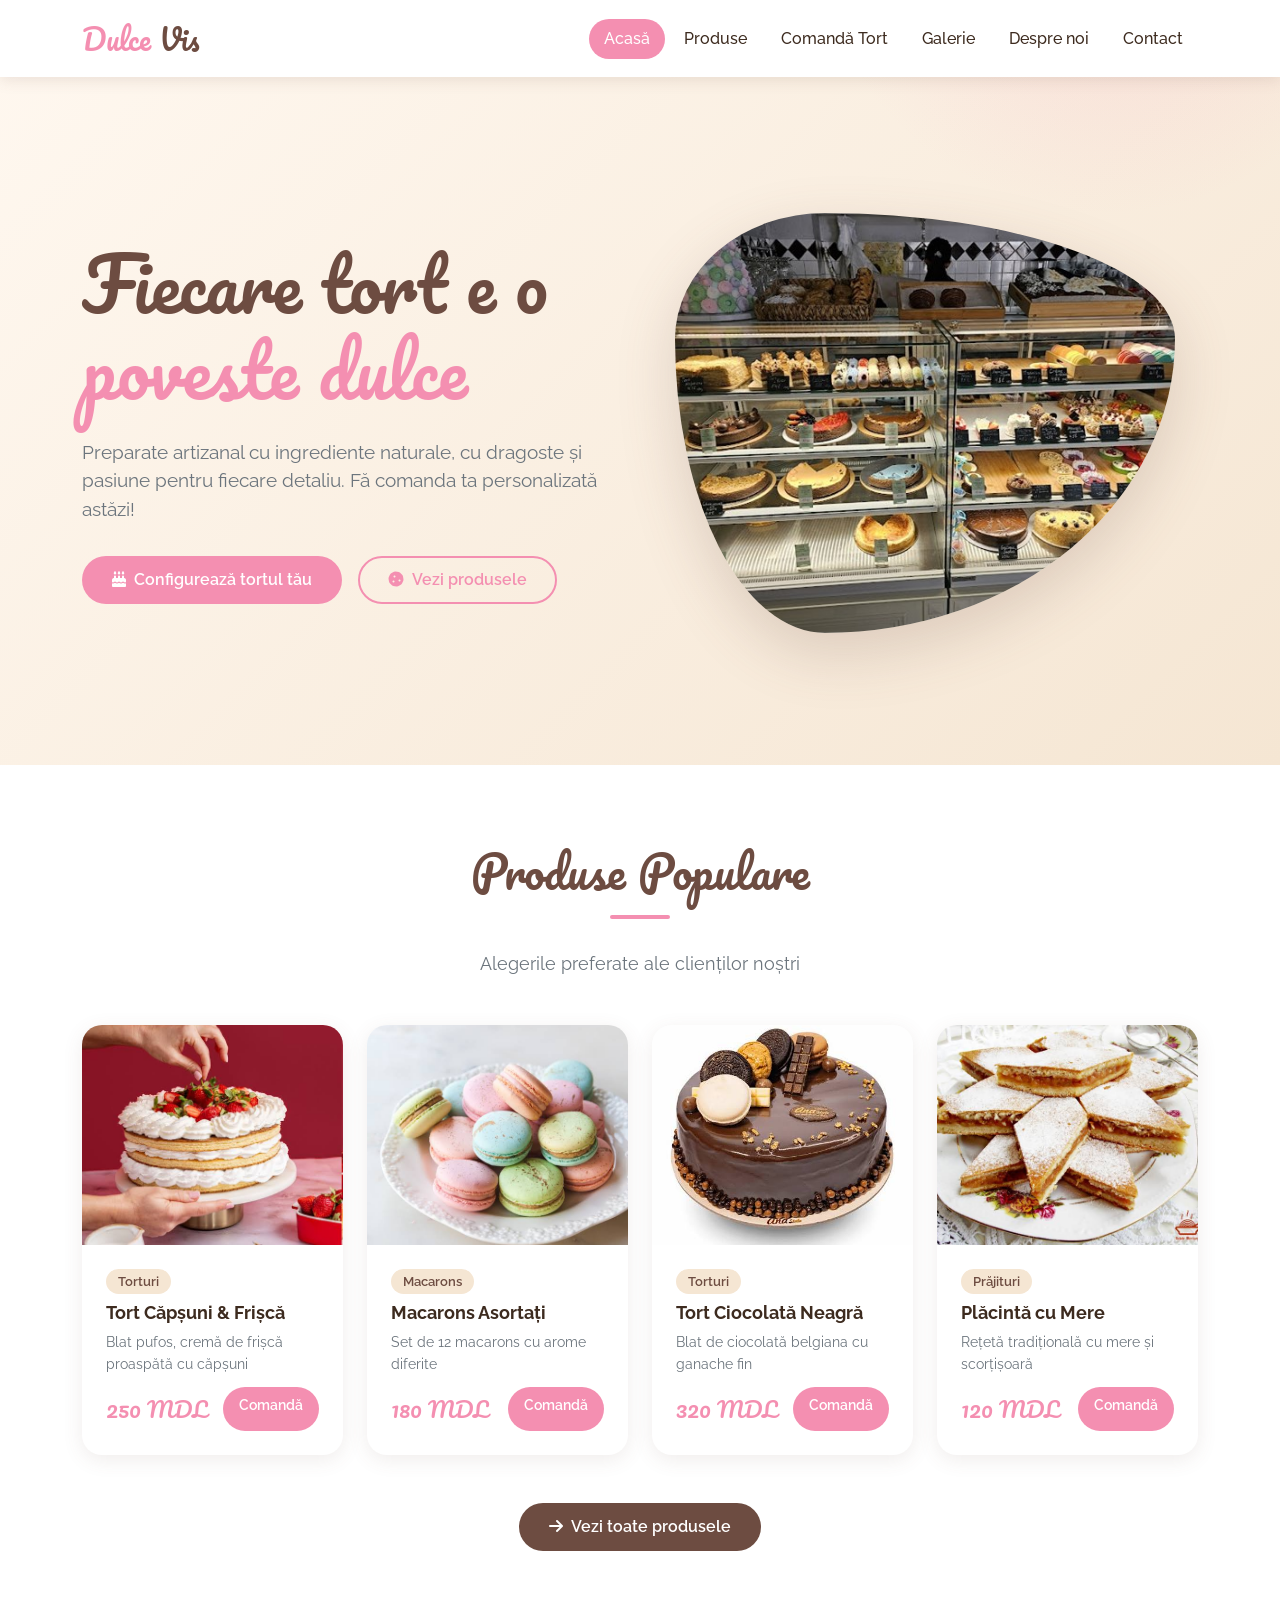
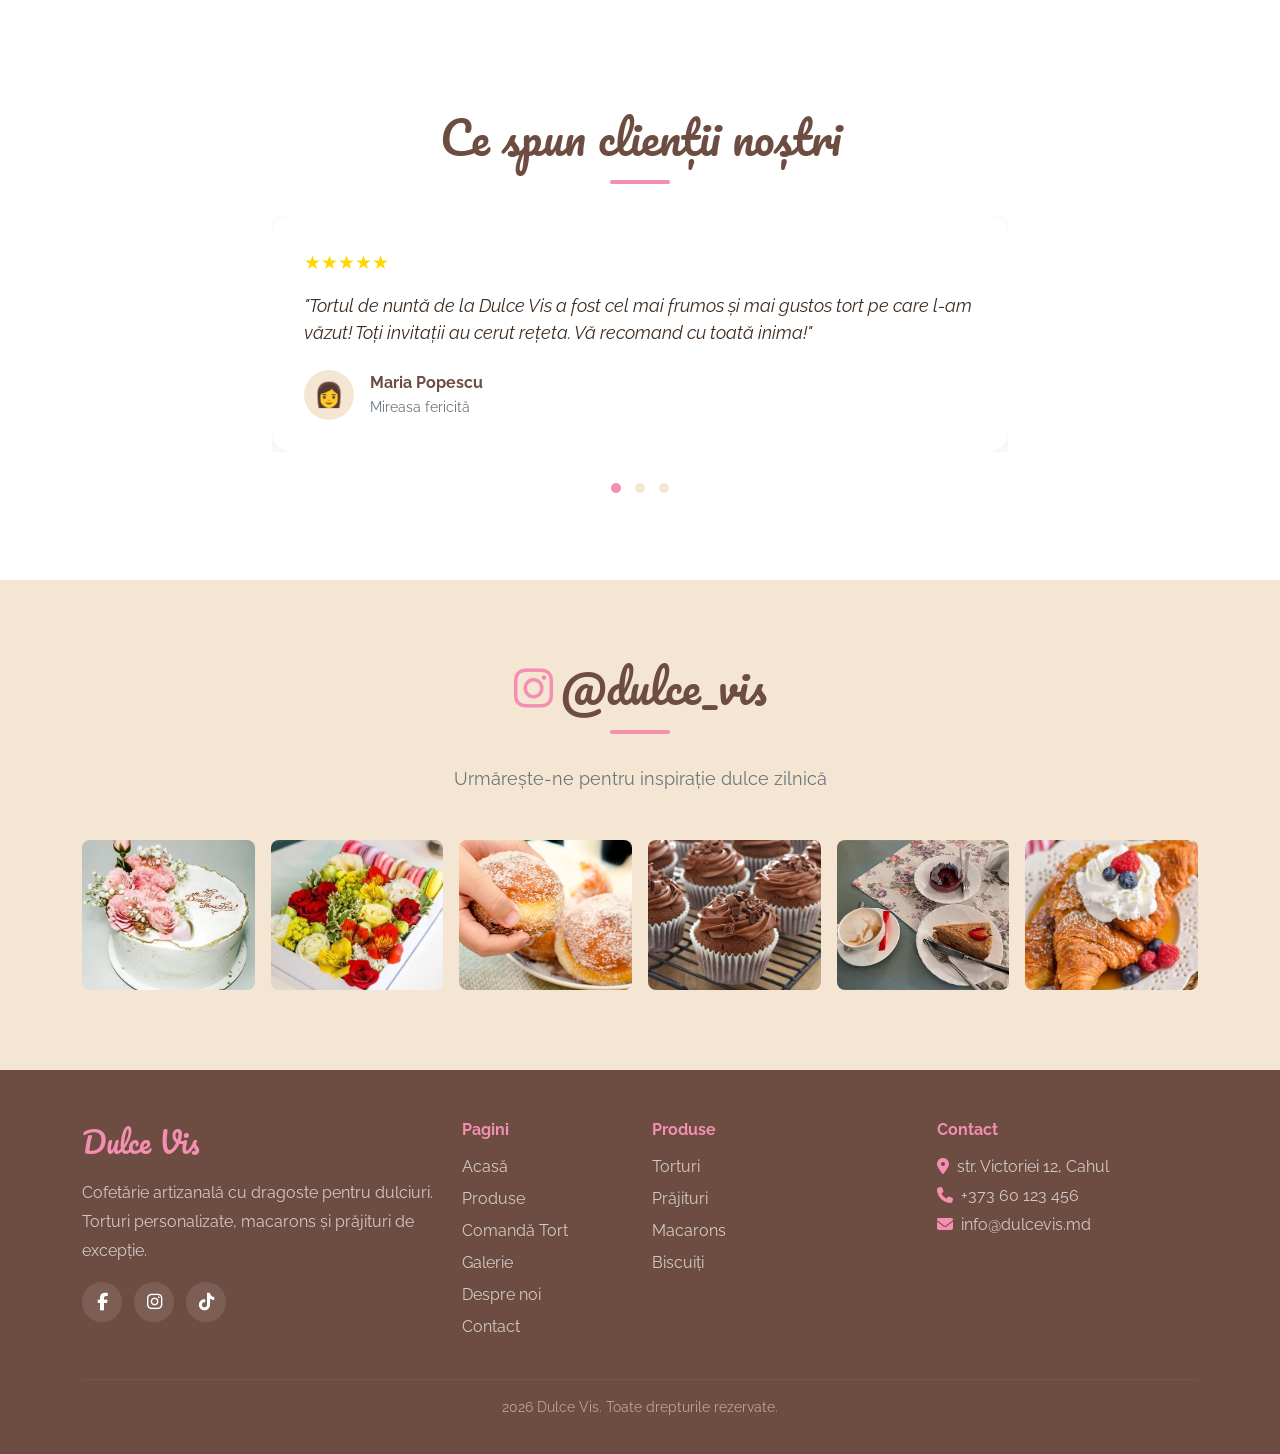
<file: index.html>
<!DOCTYPE html>
<html lang="ro">
<head>
  <meta charset="UTF-8">
  <meta name="viewport" content="width=device-width, initial-scale=1.0">
  <title>Dulce Vis – Cofetărie artizanală din inimă</title>
  <meta name="description" content="Dulce Vis – cofetărie artizanală cu torturi personalizate, prăjituri și deserturi delicioase. Comenzi online cu livrare.">
  <link href="https://cdn.jsdelivr.net/npm/bootstrap@5.3.0/dist/css/bootstrap.min.css" rel="stylesheet">
  <link href="https://cdnjs.cloudflare.com/ajax/libs/font-awesome/6.4.0/css/all.min.css" rel="stylesheet">
  <link href="css/style.css" rel="stylesheet">
</head>
<body>


<nav class="navbar navbar-expand-lg fixed-top">
  <div class="container">
    <a class="navbar-brand" href="index.html">Dulce <span>Vis</span></a>
    <button class="navbar-toggler" type="button" data-bs-toggle="collapse" data-bs-target="#navMenu" aria-label="Meniu">
      <span class="navbar-toggler-icon"></span>
    </button>
    <div class="collapse navbar-collapse" id="navMenu">
      <ul class="navbar-nav ms-auto gap-1">
        <li class="nav-item"><a class="nav-link" href="index.html">Acasă</a></li>
        <li class="nav-item"><a class="nav-link" href="products.html">Produse</a></li>
        <li class="nav-item"><a class="nav-link" href="custom-cake.html">Comandă Tort</a></li>
        <li class="nav-item"><a class="nav-link" href="gallery.html">Galerie</a></li>
        <li class="nav-item"><a class="nav-link" href="about.html">Despre noi</a></li>
        <li class="nav-item"><a class="nav-link" href="contact.html">Contact</a></li>
      </ul>
    </div>
  </div>
</nav>

<!-- HERO -->
<section class="hero" style="padding-top: 80px;">
  <div class="container">
    <div class="row align-items-center">
      <div class="col-lg-6">
        <h1 class="hero-title">Fiecare tort e o <span>poveste dulce</span></h1>
        <p class="hero-subtitle">Preparate artizanal cu ingrediente naturale, cu dragoste și pasiune pentru fiecare detaliu. Fă comanda ta personalizată astăzi!</p>
        <div class="d-flex flex-wrap gap-3">
          <a href="custom-cake.html" class="btn-roz">
            <i class="fas fa-birthday-cake me-2"></i>Configurează tortul tău
          </a>
          <a href="products.html" class="btn-outline-roz">
            <i class="fas fa-cookie me-2"></i>Vezi produsele
          </a>
        </div>
      </div>
      <div class="col-lg-6 text-center mt-5 mt-lg-0">
        <img src="./img/dulce_vis.jpg" 
             alt="Tort artistic cu flori naturale de la Dulce Vis" 
             class="hero-img">
      </div>
    </div>
  </div>
</section>

<!-- PRODUSE POPULARE -->
<section class="section section-bg">
  <div class="container">
    <div class="text-center">
      <h2 class="section-title">Produse Populare</h2>
      <div class="divider"></div>
      <p class="section-subtitle">Alegerile preferate ale clienților noștri</p>
    </div>
    <div class="row g-4">
      <div class="col-sm-6 col-lg-3">
        <div class="card-produs">
          <img src="./img/capsuni_si_frisca.jpg" alt="Tort cu căpșuni și frișcă">
          <div class="card-body">
            <span class="categorie">Torturi</span>
            <h3 style="font-size:1.1rem; font-weight:700; margin-bottom:8px;">Tort Căpșuni & Frișcă</h3>
            <p style="color:var(--gri); font-size:0.9rem; margin-bottom:12px;">Blat pufos, cremă de frișcă proaspătă cu căpșuni</p>
            <div class="d-flex justify-content-between align-items-center">
              <span class="pret">250 MDL</span>
              <a href="custom-cake.html" class="btn-roz" style="padding:8px 16px; font-size:0.85rem;">Comandă</a>
            </div>
          </div>
        </div>
      </div>
      <div class="col-sm-6 col-lg-3">
        <div class="card-produs">
          <img src="./img/macarons_asortati.jpg" alt="Macarons asortați">
          <div class="card-body">
            <span class="categorie">Macarons</span>
            <h3 style="font-size:1.1rem; font-weight:700; margin-bottom:8px;">Macarons Asortați</h3>
            <p style="color:var(--gri); font-size:0.9rem; margin-bottom:12px;">Set de 12 macarons cu arome diferite</p>
            <div class="d-flex justify-content-between align-items-center">
              <span class="pret">180 MDL</span>
              <a href="products.html" class="btn-roz" style="padding:8px 16px; font-size:0.85rem;">Comandă</a>
            </div>
          </div>
        </div>
      </div>
      <div class="col-sm-6 col-lg-3">
        <div class="card-produs">
          <img src="./img/ciocolata_neagra.jpg" alt="Tort ciocolată neagră">
          <div class="card-body">
            <span class="categorie">Torturi</span>
            <h3 style="font-size:1.1rem; font-weight:700; margin-bottom:8px;">Tort Ciocolată Neagră</h3>
            <p style="color:var(--gri); font-size:0.9rem; margin-bottom:12px;">Blat de ciocolată belgiana cu ganache fin</p>
            <div class="d-flex justify-content-between align-items-center">
              <span class="pret">320 MDL</span>
              <a href="custom-cake.html" class="btn-roz" style="padding:8px 16px; font-size:0.85rem;">Comandă</a>
            </div>
          </div>
        </div>
      </div>
      <div class="col-sm-6 col-lg-3">
        <div class="card-produs">
          <img src="./img/placinta_cu_mere.jpg" alt="Plăcintă cu mere">
          <div class="card-body">
            <span class="categorie">Prăjituri</span>
            <h3 style="font-size:1.1rem; font-weight:700; margin-bottom:8px;">Plăcintă cu Mere</h3>
            <p style="color:var(--gri); font-size:0.9rem; margin-bottom:12px;">Rețetă tradițională cu mere și scorțișoară</p>
            <div class="d-flex justify-content-between align-items-center">
              <span class="pret">120 MDL</span>
              <a href="products.html" class="btn-roz" style="padding:8px 16px; font-size:0.85rem;">Comandă</a>
            </div>
          </div>
        </div>
      </div>
    </div>
    <div class="text-center mt-5">
      <a href="products.html" class="btn-maro">
        <i class="fas fa-arrow-right me-2"></i>Vezi toate produsele
      </a>
    </div>
  </div>
</section>

<!-- RECENZII -->
<section class="section section-bg">
  <div class="container">
    <div class="text-center">
      <h2 class="section-title">Ce spun clienții noștri</h2>
      <div class="divider"></div>
    </div>
    <div class="row justify-content-center">
      <div class="col-lg-8">
        <div class="slider-testimoniale">
          <div class="testimonial-card activ">
            <div class="testimonial-stars">★★★★★</div>
            <p style="font-size:1.1rem; font-style:italic; margin-bottom:1.5rem; color:var(--text);">"Tortul de nuntă de la Dulce Vis a fost cel mai frumos și mai gustos tort pe care l-am văzut! Toți invitații au cerut rețeta. Vă recomand cu toată inima!"</p>
            <div class="d-flex align-items-center">
              <div class="testimonial-avatar">👩</div>
              <div>
                <strong style="color:var(--maro);">Maria Popescu</strong><br>
                <small style="color:var(--gri);">Mireasa fericită</small>
              </div>
            </div>
          </div>
          <div class="testimonial-card">
            <div class="testimonial-stars">★★★★★</div>
            <p style="font-size:1.1rem; font-style:italic; margin-bottom:1.5rem; color:var(--text);">"Macarons-urile sunt absolut divine! Le comand în fiecare săptămână. Calitatea este constantă și impecabilă."</p>
            <div class="d-flex align-items-center">
              <div class="testimonial-avatar">👨</div>
              <div>
                <strong style="color:var(--maro);">Alexandru Ionescu</strong><br>
                <small style="color:var(--gri);">Client fidel din 2020</small>
              </div>
            </div>
          </div>
          <div class="testimonial-card">
            <div class="testimonial-stars">★★★★★</div>
            <p style="font-size:1.1rem; font-style:italic; margin-bottom:1.5rem; color:var(--text);">"Am comandat un tort personalizat pentru ziua copilului meu. A ieșit exact cum am visat! Copilul a fost extaziat, iar gustul a fost minunat."</p>
            <div class="d-flex align-items-center">
              <div class="testimonial-avatar">👩</div>
              <div>
                <strong style="color:var(--maro);">Elena Dănilă</strong><br>
                <small style="color:var(--gri);">Mamă mulțumită</small>
              </div>
            </div>
          </div>
        </div>
        <div class="slider-dots">
          <span class="dot activ"></span>
          <span class="dot"></span>
          <span class="dot"></span>
        </div>
      </div>
    </div>
  </div>
</section>

<!-- INSTAGRAM / IMAGINI RECENTE -->
<section class="section section-bg2">
  <div class="container">
    <div class="text-center mb-4">
      <h2 class="section-title"><i class="fab fa-instagram me-2" style="color:var(--roz)"></i>@dulce_vis</h2>
      <div class="divider"></div>
      <p class="section-subtitle">Urmărește-ne pentru inspirație dulce zilnică</p>
    </div>
    <div class="row g-3">
      <div class="col-6 col-md-4 col-lg-2">
        <img src="./img/tort_cu_flori.jpg" alt="Post Instagram tort cu flori" class="img-fluid rounded-3" style="height:150px; width:100%; object-fit:cover;">
      </div>
      <div class="col-6 col-md-4 col-lg-2">
        <img src="./img/macarons.jpg" alt="Post Instagram macarons" class="img-fluid rounded-3" style="height:150px; width:100%; object-fit:cover;">
      </div>
      <div class="col-6 col-md-4 col-lg-2">
        <img src="./img/gogosi.jpg" alt="Post Instagram gogosi" class="img-fluid rounded-3" style="height:150px; width:100%; object-fit:cover;">
      </div>
      <div class="col-6 col-md-4 col-lg-2">
        <img src="img/briose.jpg" alt="Post Instagram briose" class="img-fluid rounded-3" style="height:150px; width:100%; object-fit:cover;">
      </div>
      <div class="col-6 col-md-4 col-lg-2">
        <img src="./img/cofetarie_instagram.jpg" alt="Post Instagram cofetarie" class="img-fluid rounded-3" style="height:150px; width:100%; object-fit:cover;">
      </div>
      <div class="col-6 col-md-4 col-lg-2">
        <img src="./img/croissant.jpg" alt="Post Instagram croissant" class="img-fluid rounded-3" style="height:150px; width:100%; object-fit:cover;">
      </div>
    </div>
  </div>
</section>

<!-- FOOTER -->
<footer>
  <div class="container">
    <div class="row g-4 mb-4">
      <div class="col-lg-4">
        <div class="footer-brand mb-3">Dulce Vis</div>
        <p style="color:rgba(255,255,255,0.7); line-height:1.8;">Cofetărie artizanală cu dragoste pentru dulciuri. Torturi personalizate, macarons și prăjituri de excepție.</p>
        <div class="mt-3">
          <a href="#" class="social-icon" aria-label="Facebook"><i class="fab fa-facebook-f"></i></a>
          <a href="#" class="social-icon" aria-label="Instagram"><i class="fab fa-instagram"></i></a>
          <a href="#" class="social-icon" aria-label="TikTok"><i class="fab fa-tiktok"></i></a>
        </div>
      </div>
      <div class="col-sm-6 col-lg-2">
        <h6 style="font-weight:700; margin-bottom:1rem; color:var(--roz);">Pagini</h6>
        <ul style="list-style:none; padding:0;">
          <li class="mb-2"><a href="index.html">Acasă</a></li>
          <li class="mb-2"><a href="products.html">Produse</a></li>
          <li class="mb-2"><a href="custom-cake.html">Comandă Tort</a></li>
          <li class="mb-2"><a href="gallery.html">Galerie</a></li>
          <li class="mb-2"><a href="about.html">Despre noi</a></li>
          <li class="mb-2"><a href="contact.html">Contact</a></li>
        </ul>
      </div>
      <div class="col-sm-6 col-lg-3">
        <h6 style="font-weight:700; margin-bottom:1rem; color:var(--roz);">Produse</h6>
        <ul style="list-style:none; padding:0;">
          <li class="mb-2"><a href="products.html">Torturi</a></li>
          <li class="mb-2"><a href="products.html">Prăjituri</a></li>
          <li class="mb-2"><a href="products.html">Macarons</a></li>
          <li class="mb-2"><a href="products.html">Biscuiți</a></li>
        </ul>
      </div>
      <div class="col-lg-3">
        <h6 style="font-weight:700; margin-bottom:1rem; color:var(--roz);">Contact</h6>
        <p style="color:rgba(255,255,255,0.7);">
          <i class="fas fa-map-marker-alt me-2" style="color:var(--roz)"></i>str. Victoriei 12, Cahul<br>
          <i class="fas fa-phone me-2 mt-2" style="color:var(--roz)"></i>+373 60 123 456<br>
          <i class="fas fa-envelope me-2 mt-2" style="color:var(--roz)"></i>info@dulcevis.md
        </p>
      </div>
    </div>
    <hr style="border-color:rgba(255,255,255,0.2);">
    <p class="text-center" style="color:rgba(255,255,255,0.5); font-size:0.9rem;">
      2026 Dulce Vis. Toate drepturile rezervate.
    </p>
  </div>
</footer>

<button id="backToTop" aria-label="Înapoi sus"><i class="fas fa-chevron-up"></i></button>

<script src="https://cdn.jsdelivr.net/npm/bootstrap@5.3.0/dist/js/bootstrap.bundle.min.js" defer></script>
<script src="js/main.js" defer></script>
</body>
</html>
</file>
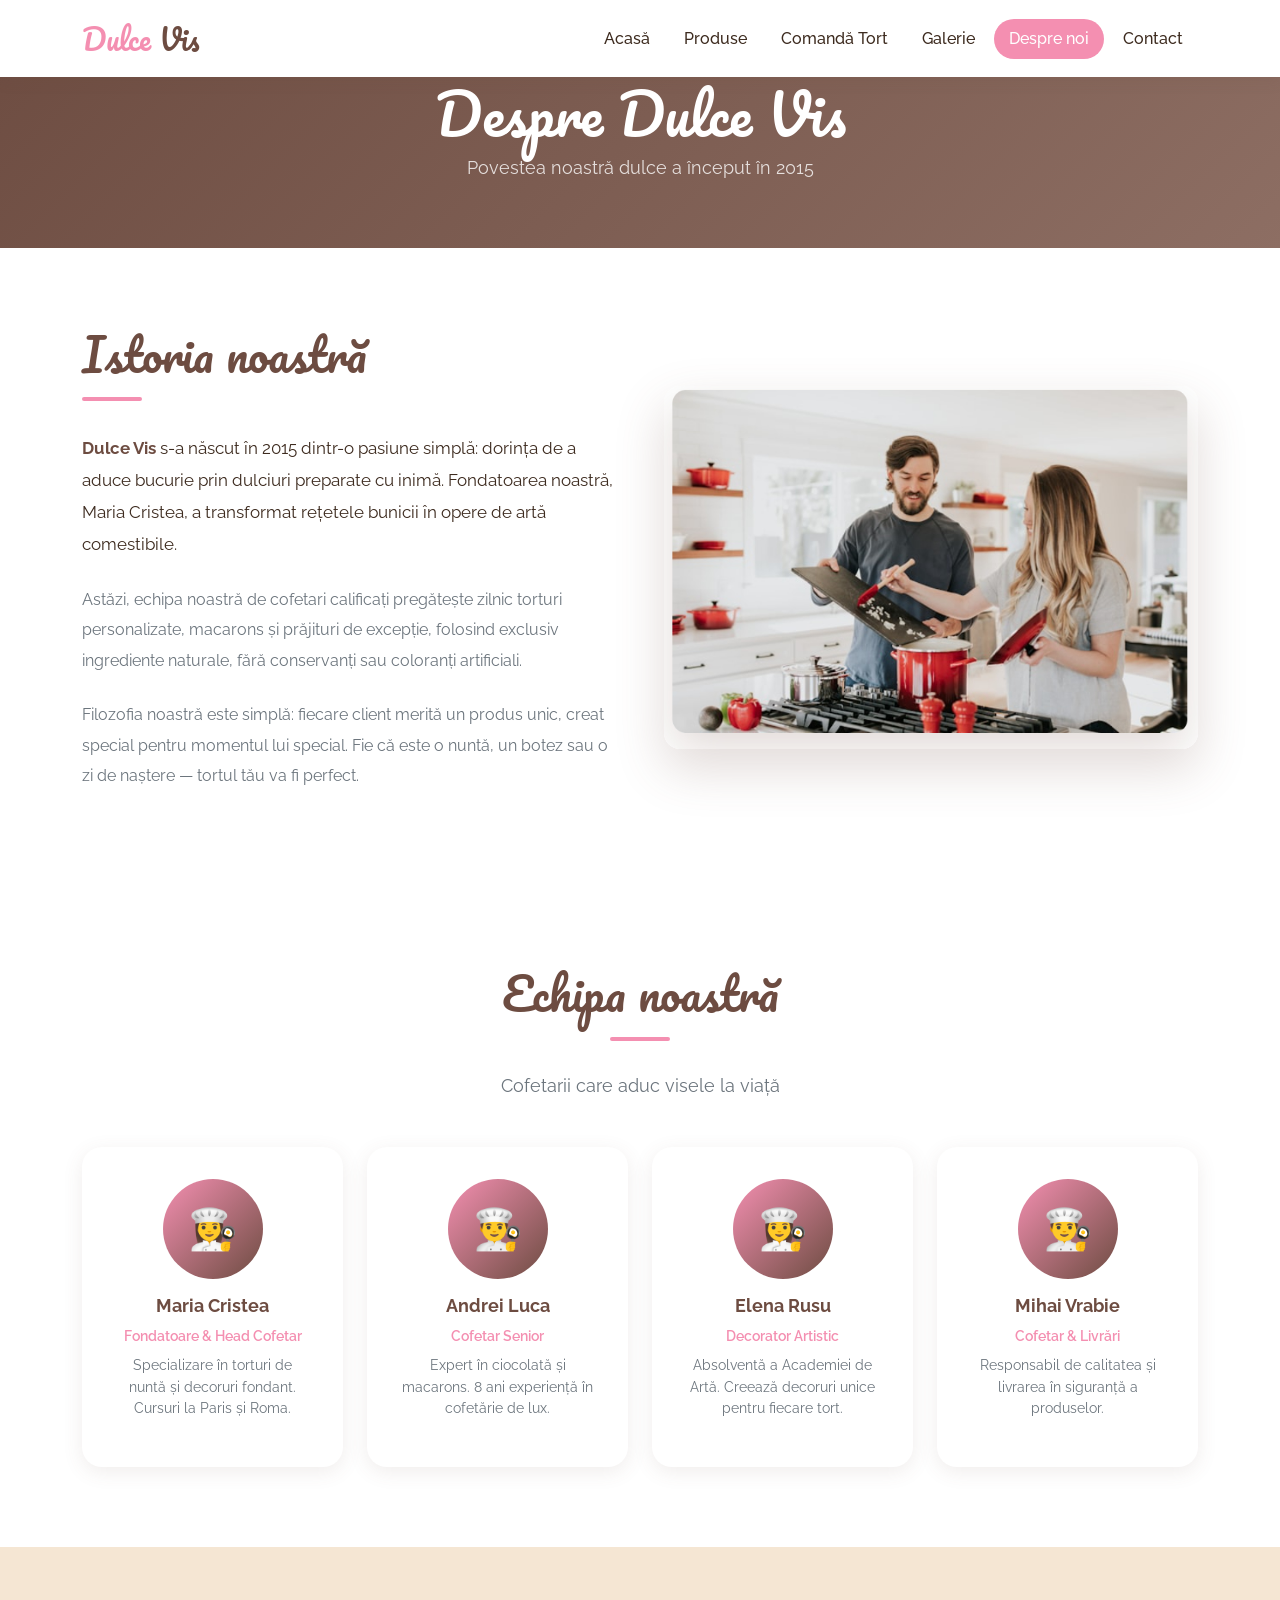
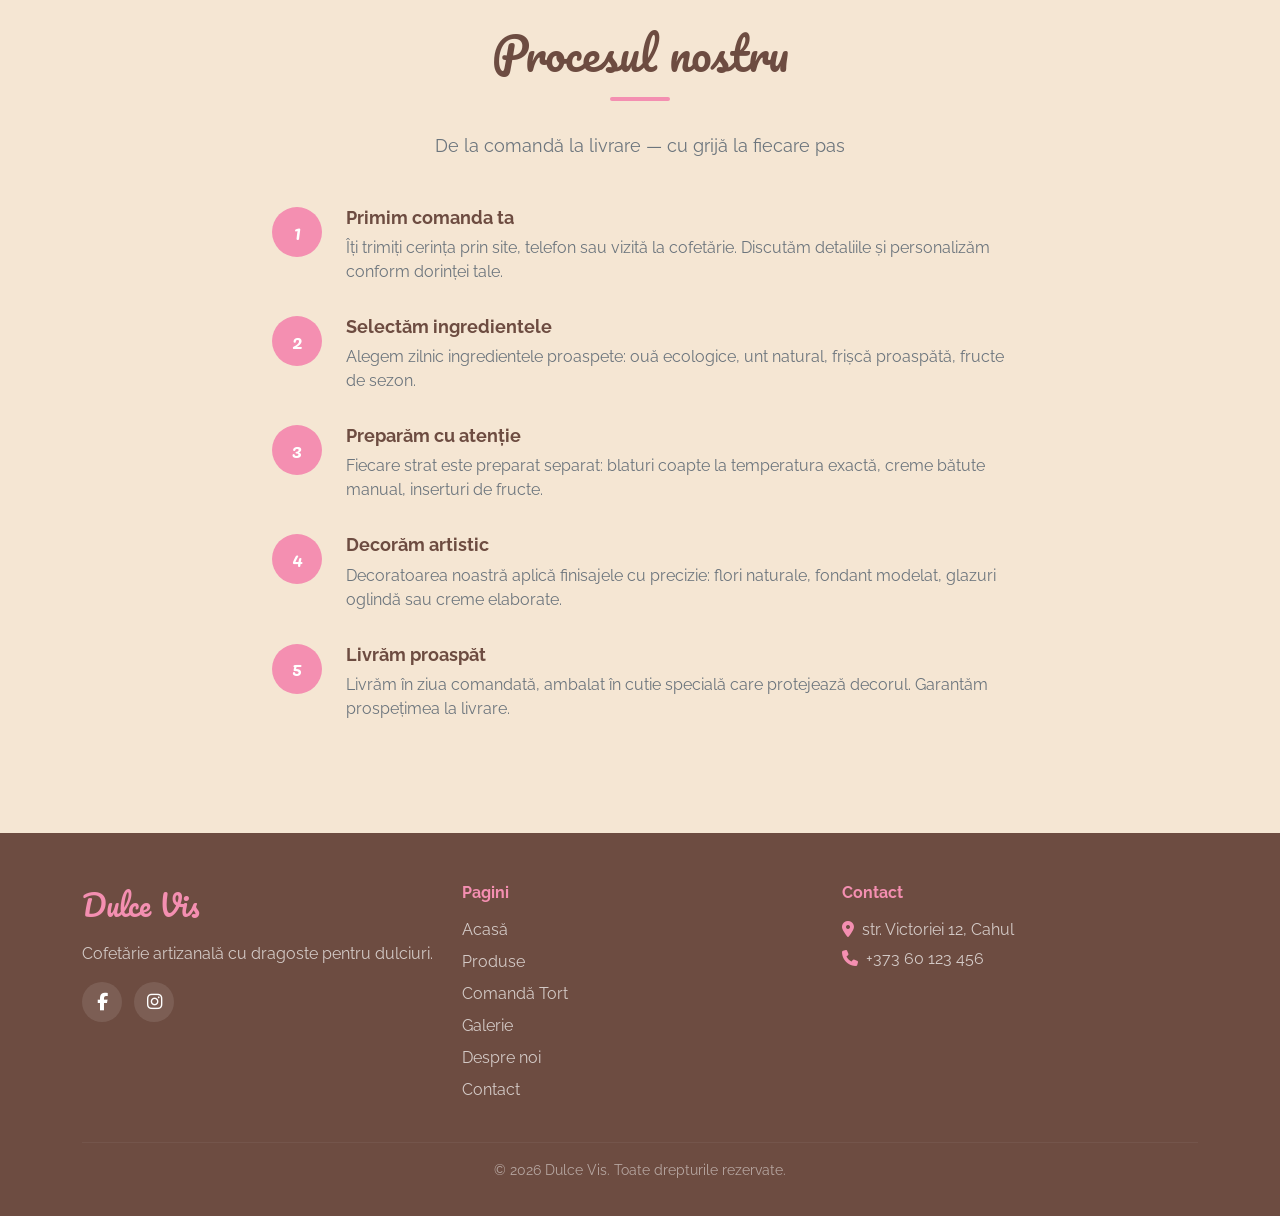
<file: about.html>
<!doctype html>
<html lang="ro">
  <head>
    <meta charset="UTF-8" />
    <meta name="viewport" content="width=device-width, initial-scale=1.0" />
    <title>Despre Noi – Dulce Vis Cofetărie din Cahul</title>
    <meta
      name="description"
      content="Povestea cofetăriei Dulce Vis din Cahul. Echipa noastră de cofetari pasionați, filozofia noastră și procesul de creare a dulciurilor artizanale."
    />
    <link
      href="https://cdn.jsdelivr.net/npm/bootstrap@5.3.0/dist/css/bootstrap.min.css"
      rel="stylesheet"
    />
    <link
      href="https://cdnjs.cloudflare.com/ajax/libs/font-awesome/6.4.0/css/all.min.css"
      rel="stylesheet"
    />
    <link href="css/style.css" rel="stylesheet" />
  </head>

  <body>
    <nav class="navbar navbar-expand-lg fixed-top">
      <div class="container">
        <a class="navbar-brand" href="index.html">Dulce <span>Vis</span></a>
        <button
          class="navbar-toggler"
          type="button"
          data-bs-toggle="collapse"
          data-bs-target="#navMenu"
          aria-label="Meniu"
        >
          <span class="navbar-toggler-icon"></span>
        </button>
        <div class="collapse navbar-collapse" id="navMenu">
          <ul class="navbar-nav ms-auto gap-1">
            <li class="nav-item">
              <a class="nav-link" href="index.html">Acasă</a>
            </li>
            <li class="nav-item">
              <a class="nav-link" href="products.html">Produse</a>
            </li>
            <li class="nav-item">
              <a class="nav-link" href="custom-cake.html">Comandă Tort</a>
            </li>
            <li class="nav-item">
              <a class="nav-link" href="gallery.html">Galerie</a>
            </li>
            <li class="nav-item">
              <a class="nav-link" href="about.html">Despre noi</a>
            </li>
            <li class="nav-item">
              <a class="nav-link" href="contact.html">Contact</a>
            </li>
          </ul>
        </div>
      </div>
    </nav>

    <div class="page-header">
      <div class="container">
        <h1>Despre Dulce Vis</h1>
        <p>Povestea noastră dulce a început în 2015</p>
      </div>
    </div>

    <section class="section section-bg">
      <div class="container">
        <div class="row align-items-center g-5">
          <div class="col-lg-6">
            <h2 class="section-title">Istoria noastră</h2>
            <div class="divider" style="margin-left: 0"></div>
            <p
              style="
                color: var(--text);
                line-height: 1.9;
                font-size: 1.05rem;
                margin-bottom: 1.5rem;
              "
            >
              <strong style="color: var(--maro)">Dulce Vis</strong> s-a născut
              în 2015 dintr-o pasiune simplă: dorința de a aduce bucurie prin
              dulciuri preparate cu inimă. Fondatoarea noastră, Maria Cristea, a
              transformat rețetele bunicii în opere de artă comestibile.
            </p>
            <p
              style="color: var(--gri); line-height: 1.9; margin-bottom: 1.5rem"
            >
              Astăzi, echipa noastră de cofetari calificați pregătește zilnic
              torturi personalizate, macarons și prăjituri de excepție, folosind
              exclusiv ingrediente naturale, fără conservanți sau coloranți
              artificiali.
            </p>
            <p style="color: var(--gri); line-height: 1.9">
              Filozofia noastră este simplă: fiecare client merită un produs
              unic, creat special pentru momentul lui special. Fie că este o
              nuntă, un botez sau o zi de naștere — tortul tău va fi perfect.
            </p>
          </div>
          <div class="col-lg-6">
            <img
              src="./img/oameni.jpg"
              alt="Interior cofetărie Dulce Vis"
              class="img-fluid rounded-4"
              style="box-shadow: 0 20px 50px rgba(109, 76, 65, 0.2)"
            />
          </div>
        </div>
      </div>
    </section>

    <!-- ECHIPA -->
    <section class="section section-bg">
      <div class="container">
        <div class="text-center">
          <h2 class="section-title">Echipa noastră</h2>
          <div class="divider"></div>
          <p class="section-subtitle">Cofetarii care aduc visele la viață</p>
        </div>
        <div class="row g-4 justify-content-center">
          <div class="col-sm-6 col-lg-3">
            <div class="echipa-card">
              <div class="echipa-avatar">👩‍🍳</div>
              <h3
                style="font-weight: 700; color: var(--maro); font-size: 1.1rem"
              >
                Maria Cristea
              </h3>
              <p
                style="
                  color: var(--roz);
                  font-weight: 600;
                  font-size: 0.9rem;
                  margin-bottom: 0.5rem;
                "
              >
                Fondatoare & Head Cofetar
              </p>
              <p style="color: var(--gri); font-size: 0.9rem">
                Specializare în torturi de nuntă și decoruri fondant. Cursuri la
                Paris și Roma.
              </p>
            </div>
          </div>
          <div class="col-sm-6 col-lg-3">
            <div class="echipa-card">
              <div class="echipa-avatar">👨‍🍳</div>
              <h3
                style="font-weight: 700; color: var(--maro); font-size: 1.1rem"
              >
                Andrei Luca
              </h3>
              <p
                style="
                  color: var(--roz);
                  font-weight: 600;
                  font-size: 0.9rem;
                  margin-bottom: 0.5rem;
                "
              >
                Cofetar Senior
              </p>
              <p style="color: var(--gri); font-size: 0.9rem">
                Expert în ciocolată și macarons. 8 ani experiență în cofetărie
                de lux.
              </p>
            </div>
          </div>
          <div class="col-sm-6 col-lg-3">
            <div class="echipa-card">
              <div class="echipa-avatar">👩‍🍳</div>
              <h3
                style="font-weight: 700; color: var(--maro); font-size: 1.1rem"
              >
                Elena Rusu
              </h3>
              <p
                style="
                  color: var(--roz);
                  font-weight: 600;
                  font-size: 0.9rem;
                  margin-bottom: 0.5rem;
                "
              >
                Decorator Artistic
              </p>
              <p style="color: var(--gri); font-size: 0.9rem">
                Absolventă a Academiei de Artă. Creează decoruri unice pentru
                fiecare tort.
              </p>
            </div>
          </div>
          <div class="col-sm-6 col-lg-3">
            <div class="echipa-card">
              <div class="echipa-avatar">👨‍🍳</div>
              <h3
                style="font-weight: 700; color: var(--maro); font-size: 1.1rem"
              >
                Mihai Vrabie
              </h3>
              <p
                style="
                  color: var(--roz);
                  font-weight: 600;
                  font-size: 0.9rem;
                  margin-bottom: 0.5rem;
                "
              >
                Cofetar & Livrări
              </p>
              <p style="color: var(--gri); font-size: 0.9rem">
                Responsabil de calitatea și livrarea în siguranță a produselor.
              </p>
            </div>
          </div>
        </div>
      </div>
    </section>

    <!-- PROCES DE PRODUCTIE -->
    <section class="section section-bg2">
      <div class="container">
        <div class="text-center">
          <h2 class="section-title">Procesul nostru</h2>
          <div class="divider"></div>
          <p class="section-subtitle">
            De la comandă la livrare — cu grijă la fiecare pas
          </p>
        </div>
        <div class="row justify-content-center">
          <div class="col-lg-8">
            <div class="pas">
              <div class="pas-num">1</div>
              <div>
                <h3
                  style="
                    font-weight: 700;
                    color: var(--maro);
                    font-size: 1.1rem;
                  "
                >
                  Primim comanda ta
                </h3>
                <p style="color: var(--gri); margin: 0">
                  Îți trimiți cerința prin site, telefon sau vizită la
                  cofetărie. Discutăm detaliile și personalizăm conform dorinței
                  tale.
                </p>
              </div>
            </div>
            <div class="pas">
              <div class="pas-num">2</div>
              <div>
                <h3
                  style="
                    font-weight: 700;
                    color: var(--maro);
                    font-size: 1.1rem;
                  "
                >
                  Selectăm ingredientele
                </h3>
                <p style="color: var(--gri); margin: 0">
                  Alegem zilnic ingredientele proaspete: ouă ecologice, unt
                  natural, frișcă proaspătă, fructe de sezon.
                </p>
              </div>
            </div>
            <div class="pas">
              <div class="pas-num">3</div>
              <div>
                <h3
                  style="
                    font-weight: 700;
                    color: var(--maro);
                    font-size: 1.1rem;
                  "
                >
                  Preparăm cu atenție
                </h3>
                <p style="color: var(--gri); margin: 0">
                  Fiecare strat este preparat separat: blaturi coapte la
                  temperatura exactă, creme bătute manual, inserturi de fructe.
                </p>
              </div>
            </div>
            <div class="pas">
              <div class="pas-num">4</div>
              <div>
                <h3
                  style="
                    font-weight: 700;
                    color: var(--maro);
                    font-size: 1.1rem;
                  "
                >
                  Decorăm artistic
                </h3>
                <p style="color: var(--gri); margin: 0">
                  Decoratoarea noastră aplică finisajele cu precizie: flori
                  naturale, fondant modelat, glazuri oglindă sau creme
                  elaborate.
                </p>
              </div>
            </div>
            <div class="pas">
              <div class="pas-num">5</div>
              <div>
                <h3
                  style="
                    font-weight: 700;
                    color: var(--maro);
                    font-size: 1.1rem;
                  "
                >
                  Livrăm proaspăt
                </h3>
                <p style="color: var(--gri); margin: 0">
                  Livrăm în ziua comandată, ambalat în cutie specială care
                  protejează decorul. Garantăm prospețimea la livrare.
                </p>
              </div>
            </div>
          </div>
        </div>
      </div>
    </section>

    <!-- FOOTER -->
    <footer>
      <div class="container">
        <div class="row g-4 mb-4">
          <div class="col-lg-4">
            <div class="footer-brand mb-3">Dulce Vis</div>
            <p style="color: rgba(255, 255, 255, 0.7)">
              Cofetărie artizanală cu dragoste pentru dulciuri.
            </p>
            <div class="mt-3">
              <a href="#" class="social-icon" aria-label="Facebook"
                ><i class="fab fa-facebook-f"></i
              ></a>
              <a href="#" class="social-icon" aria-label="Instagram"
                ><i class="fab fa-instagram"></i
              ></a>
            </div>
          </div>
          <div class="col-sm-6 col-lg-4">
            <h6
              style="font-weight: 700; margin-bottom: 1rem; color: var(--roz)"
            >
              Pagini
            </h6>
            <ul style="list-style: none; padding: 0">
              <li class="mb-2"><a href="index.html">Acasă</a></li>
              <li class="mb-2"><a href="products.html">Produse</a></li>
              <li class="mb-2"><a href="custom-cake.html">Comandă Tort</a></li>
              <li class="mb-2"><a href="gallery.html">Galerie</a></li>
              <li class="mb-2"><a href="about.html">Despre noi</a></li>
              <li class="mb-2"><a href="contact.html">Contact</a></li>
            </ul>
          </div>
          <div class="col-sm-6 col-lg-4">
            <h6
              style="font-weight: 700; margin-bottom: 1rem; color: var(--roz)"
            >
              Contact
            </h6>
            <p style="color: rgba(255, 255, 255, 0.7)">
              <i
                class="fas fa-map-marker-alt me-2"
                style="color: var(--roz)"
              ></i
              >str. Victoriei 12, Cahul<br />
              <i class="fas fa-phone me-2 mt-2" style="color: var(--roz)"></i
              >+373 60 123 456
            </p>
          </div>
        </div>
        <hr style="border-color: rgba(255, 255, 255, 0.2)" />
        <p
          class="text-center"
          style="color: rgba(255, 255, 255, 0.5); font-size: 0.9rem"
        >
          © 2026 Dulce Vis. Toate drepturile rezervate.
        </p>
      </div>
    </footer>

    <button id="backToTop" aria-label="Înapoi sus">
      <i class="fas fa-chevron-up"></i>
    </button>

    <script
      src="https://cdn.jsdelivr.net/npm/bootstrap@5.3.0/dist/js/bootstrap.bundle.min.js"
      defer
    ></script>
    <script src="js/main.js" defer></script>
    <script defer>
      // Counter animat cu Intersection Observer
      function animeazaCounter(el) {
        const tinta = parseInt(el.dataset.target);
        const durata = 2000;
        const pas = tinta / (durata / 16);
        let curent = 0;
        const timer = setInterval(() => {
          curent += pas;
          if (curent >= tinta) {
            el.textContent = tinta.toLocaleString();
            clearInterval(timer);
          } else {
            el.textContent = Math.floor(curent).toLocaleString();
          }
        }, 16);
      }

      const observer = new IntersectionObserver(
        (entries) => {
          entries.forEach((entry) => {
            if (entry.isIntersecting) {
              document
                .querySelectorAll("[data-target]")
                .forEach((el) => animeazaCounter(el));
              observer.disconnect();
            }
          });
        },
        { threshold: 0.3 },
      );

      const sectionCounter = document.getElementById("sectionCounter");
      if (sectionCounter) observer.observe(sectionCounter);
    </script>
  </body>
</html>
</file>
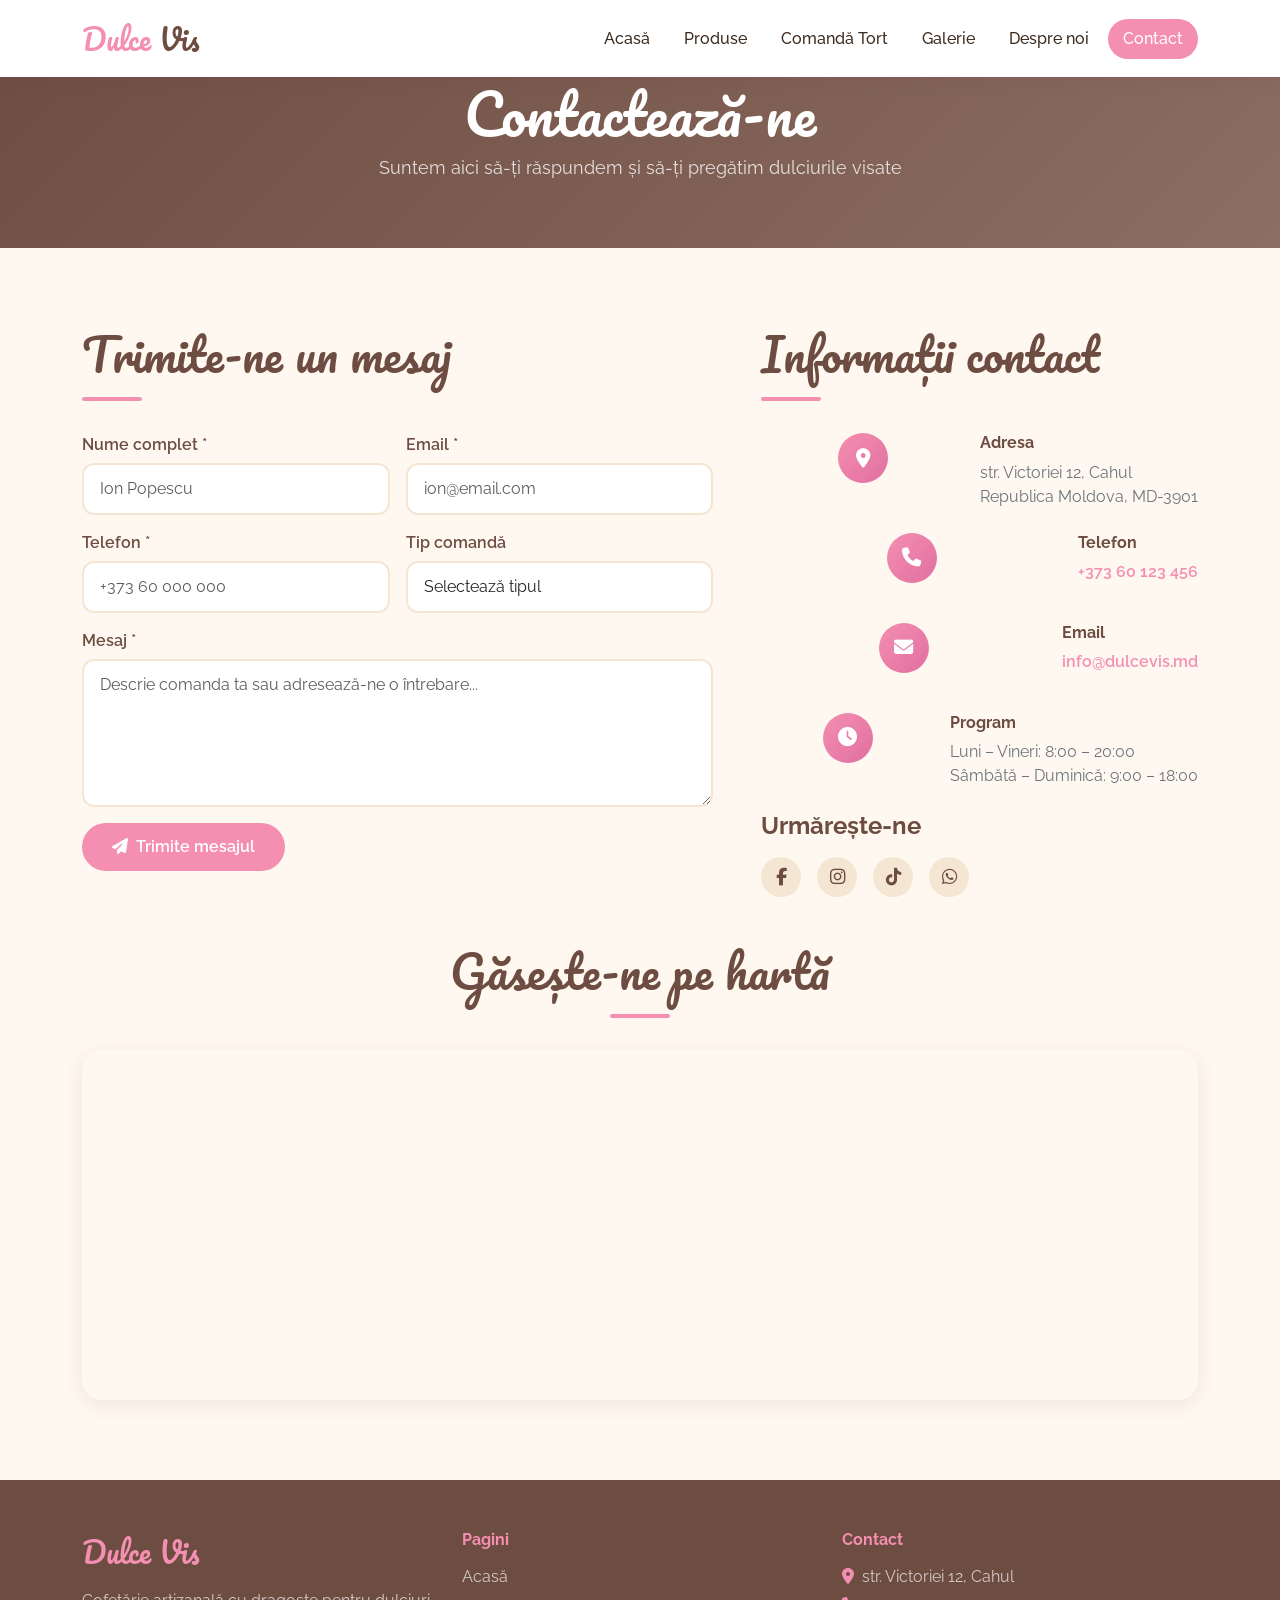
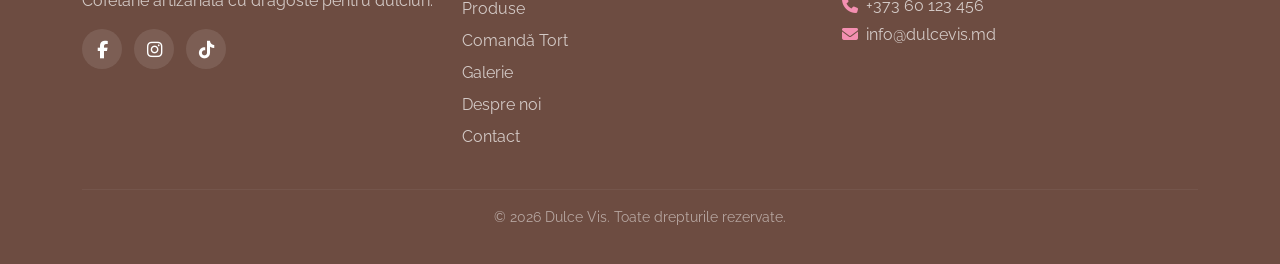
<file: contact.html>
<!DOCTYPE html>
<html lang="ro">
<head>
  <meta charset="UTF-8">
  <meta name="viewport" content="width=device-width, initial-scale=1.0">
  <title>Contact – Dulce Vis Cofetărie Cahul</title>
  <meta name="description" content="Contactează Dulce Vis pentru comenzi și informații. Adresă: str. Victoriei 12, Cahul. Telefon: +373 60 123 456. Formular de contact online.">
  <link href="https://cdn.jsdelivr.net/npm/bootstrap@5.3.0/dist/css/bootstrap.min.css" rel="stylesheet">
  <link href="https://cdnjs.cloudflare.com/ajax/libs/font-awesome/6.4.0/css/all.min.css" rel="stylesheet">
  <link href="css/style.css" rel="stylesheet">
</head>
<body>

<!-- NAVBAR -->
<nav class="navbar navbar-expand-lg fixed-top">
  <div class="container">
    <a class="navbar-brand" href="index.html">Dulce <span>Vis</span></a>
    <button class="navbar-toggler" type="button" data-bs-toggle="collapse" data-bs-target="#navMenu" aria-label="Meniu">
      <span class="navbar-toggler-icon"></span>
    </button>
    <div class="collapse navbar-collapse" id="navMenu">
      <ul class="navbar-nav ms-auto gap-1">
        <li class="nav-item"><a class="nav-link" href="index.html">Acasă</a></li>
        <li class="nav-item"><a class="nav-link" href="products.html">Produse</a></li>
        <li class="nav-item"><a class="nav-link" href="custom-cake.html">Comandă Tort</a></li>
        <li class="nav-item"><a class="nav-link" href="gallery.html">Galerie</a></li>
        <li class="nav-item"><a class="nav-link" href="about.html">Despre noi</a></li>
        <li class="nav-item"><a class="nav-link" href="contact.html">Contact</a></li>
      </ul>
    </div>
  </div>
</nav>

<!-- PAGE HEADER -->
<div class="page-header">
  <div class="container">
    <h1>Contactează-ne</h1>
    <p>Suntem aici să-ți răspundem și să-ți pregătim dulciurile visate</p>
  </div>
</div>

<!-- CONTACT -->
<section class="section">
  <div class="container">
    <div class="row g-5">

      <!-- Formular -->
      <div class="col-lg-7">
        <h2 class="section-title">Trimite-ne un mesaj</h2>
        <div class="divider" style="margin-left:0;"></div>

        <div id="alertaSucces" class="alerta-succes mb-4" role="alert">
          <i class="fas fa-check-circle me-2"></i>Mesajul a fost trimis! Vă vom contacta în cel mai scurt timp.
        </div>

        <form id="formContact" novalidate>
          <div class="row g-3">
            <div class="col-md-6">
              <label class="form-label" for="nume">Nume complet *</label>
              <input type="text" class="form-control" id="nume" placeholder="Ion Popescu" required>
              <div class="invalid-feedback">Introduceți un nume valid (minim 3 caractere)</div>
            </div>
            <div class="col-md-6">
              <label class="form-label" for="email">Email *</label>
              <input type="email" class="form-control" id="email" placeholder="ion@email.com" required>
              <div class="invalid-feedback">Introduceți un email valid</div>
            </div>
            <div class="col-md-6">
              <label class="form-label" for="telefon">Telefon *</label>
              <input type="tel" class="form-control" id="telefon" placeholder="+373 60 000 000" required>
              <div class="invalid-feedback">Introduceți un număr de telefon valid</div>
            </div>
            <div class="col-md-6">
              <label class="form-label" for="tipComanda">Tip comandă</label>
              <select class="form-select" id="tipComanda">
                <option value="">Selectează tipul</option>
                <option>Tort de nuntă</option>
                <option>Tort de aniversare</option>
                <option>Tort personalizat</option>
                <option>Macarons</option>
                <option>Prăjituri asortate</option>
                <option>Altele</option>
              </select>
            </div>
            <div class="col-12">
              <label class="form-label" for="mesaj">Mesaj *</label>
              <textarea class="form-control" id="mesaj" rows="5" 
                        placeholder="Descrie comanda ta sau adresează-ne o întrebare..." required></textarea>
              <div class="invalid-feedback">Mesajul trebuie să conțină cel puțin 10 caractere</div>
            </div>
            <div class="col-12">
              <button type="submit" class="btn-roz">
                <i class="fas fa-paper-plane me-2"></i>Trimite mesajul
              </button>
            </div>
          </div>
        </form>
      </div>

      <!-- Info contact -->
      <div class="col-lg-5">
        <h2 class="section-title">Informații contact</h2>
        <div class="divider" style="margin-left:0;"></div>

        <div class="d-flex gap-3 mb-4">
          <div class="avantaj-icon" style="min-width:50px; width:50px; height:50px; font-size:1.2rem;">
            <i class="fas fa-map-marker-alt"></i>
          </div>
          <div>
            <h4 style="font-weight:700; color:var(--maro); font-size:1rem;">Adresa</h4>
            <p style="color:var(--gri); margin:0;">str. Victoriei 12, Cahul<br>Republica Moldova, MD-3901</p>
          </div>
        </div>

        <div class="d-flex gap-3 mb-4">
          <div class="avantaj-icon" style="min-width:50px; width:50px; height:50px; font-size:1.2rem;">
            <i class="fas fa-phone"></i>
          </div>
          <div>
            <h4 style="font-weight:700; color:var(--maro); font-size:1rem;">Telefon</h4>
            <p style="color:var(--gri); margin:0;">
              <a href="tel:+37360123456" style="color:var(--roz); font-weight:600; text-decoration:none;">+373 60 123 456</a>
            </p>
          </div>
        </div>

        <div class="d-flex gap-3 mb-4">
          <div class="avantaj-icon" style="min-width:50px; width:50px; height:50px; font-size:1.2rem;">
            <i class="fas fa-envelope"></i>
          </div>
          <div>
            <h4 style="font-weight:700; color:var(--maro); font-size:1rem;">Email</h4>
            <p style="color:var(--gri); margin:0;">
              <a href="mailto:info@dulcevis.md" style="color:var(--roz); font-weight:600; text-decoration:none;">info@dulcevis.md</a>
            </p>
          </div>
        </div>

        <div class="d-flex gap-3 mb-4">
          <div class="avantaj-icon" style="min-width:50px; width:50px; height:50px; font-size:1.2rem;">
            <i class="fas fa-clock"></i>
          </div>
          <div>
            <h4 style="font-weight:700; color:var(--maro); font-size:1rem;">Program</h4>
            <p style="color:var(--gri); margin:0;">
              Luni – Vineri: 8:00 – 20:00<br>
              Sâmbătă – Duminică: 9:00 – 18:00
            </p>
          </div>
        </div>

        <!-- Social media -->
        <h4 style="font-weight:700; color:var(--maro); margin-bottom:1rem;">Urmărește-ne</h4>
        <div class="d-flex gap-2">
          <a href="#" class="social-icon" style="background:var(--crem-inchis); color:var(--maro);" aria-label="Facebook">
            <i class="fab fa-facebook-f"></i>
          </a>
          <a href="#" class="social-icon" style="background:var(--crem-inchis); color:var(--maro);" aria-label="Instagram">
            <i class="fab fa-instagram"></i>
          </a>
          <a href="#" class="social-icon" style="background:var(--crem-inchis); color:var(--maro);" aria-label="TikTok">
            <i class="fab fa-tiktok"></i>
          </a>
          <a href="#" class="social-icon" style="background:var(--crem-inchis); color:var(--maro);" aria-label="WhatsApp">
            <i class="fab fa-whatsapp"></i>
          </a>
        </div>
      </div>

    </div><!-- /row -->

    <!-- HARTA -->
    <div class="mt-5">
      <h2 class="section-title text-center">Găsește-ne pe hartă</h2>
      <div class="divider"></div>
      <div class="harta-container">
        <iframe 
          src="https://www.openstreetmap.org/export/embed.html?bbox=28.1700%2C45.8900%2C28.2200%2C45.9200&layer=mapnik&marker=45.9071%2C28.1948"
          title="Harta localizare Dulce Vis Cahul"
          loading="lazy"
          allowfullscreen>
        </iframe>
      </div>
    </div>

  </div>
</section>

<!-- FOOTER -->
<footer>
  <div class="container">
    <div class="row g-4 mb-4">
      <div class="col-lg-4">
        <div class="footer-brand mb-3">Dulce Vis</div>
        <p style="color:rgba(255,255,255,0.7);">Cofetărie artizanală cu dragoste pentru dulciuri.</p>
        <div class="mt-3">
          <a href="#" class="social-icon" aria-label="Facebook"><i class="fab fa-facebook-f"></i></a>
          <a href="#" class="social-icon" aria-label="Instagram"><i class="fab fa-instagram"></i></a>
          <a href="#" class="social-icon" aria-label="TikTok"><i class="fab fa-tiktok"></i></a>
        </div>
      </div>
      <div class="col-sm-6 col-lg-4">
        <h6 style="font-weight:700; margin-bottom:1rem; color:var(--roz);">Pagini</h6>
        <ul style="list-style:none; padding:0;">
          <li class="mb-2"><a href="index.html">Acasă</a></li>
          <li class="mb-2"><a href="products.html">Produse</a></li>
          <li class="mb-2"><a href="custom-cake.html">Comandă Tort</a></li>
          <li class="mb-2"><a href="gallery.html">Galerie</a></li>
          <li class="mb-2"><a href="about.html">Despre noi</a></li>
          <li class="mb-2"><a href="contact.html">Contact</a></li>
        </ul>
      </div>
      <div class="col-sm-6 col-lg-4">
        <h6 style="font-weight:700; margin-bottom:1rem; color:var(--roz);">Contact</h6>
        <p style="color:rgba(255,255,255,0.7);">
          <i class="fas fa-map-marker-alt me-2" style="color:var(--roz)"></i>str. Victoriei 12, Cahul<br>
          <i class="fas fa-phone me-2 mt-2" style="color:var(--roz)"></i>+373 60 123 456<br>
          <i class="fas fa-envelope me-2 mt-2" style="color:var(--roz)"></i>info@dulcevis.md
        </p>
      </div>
    </div>
    <hr style="border-color:rgba(255,255,255,0.2);">
    <p class="text-center" style="color:rgba(255,255,255,0.5); font-size:0.9rem;">© 2026 Dulce Vis. Toate drepturile rezervate.</p>
  </div>
</footer>

<button id="backToTop" aria-label="Înapoi sus"><i class="fas fa-chevron-up"></i></button>

<script src="https://cdn.jsdelivr.net/npm/bootstrap@5.3.0/dist/js/bootstrap.bundle.min.js" defer></script>
<script src="js/main.js" defer></script>
<script src="js/validation.js" defer></script>
</body>
</html>
</file>
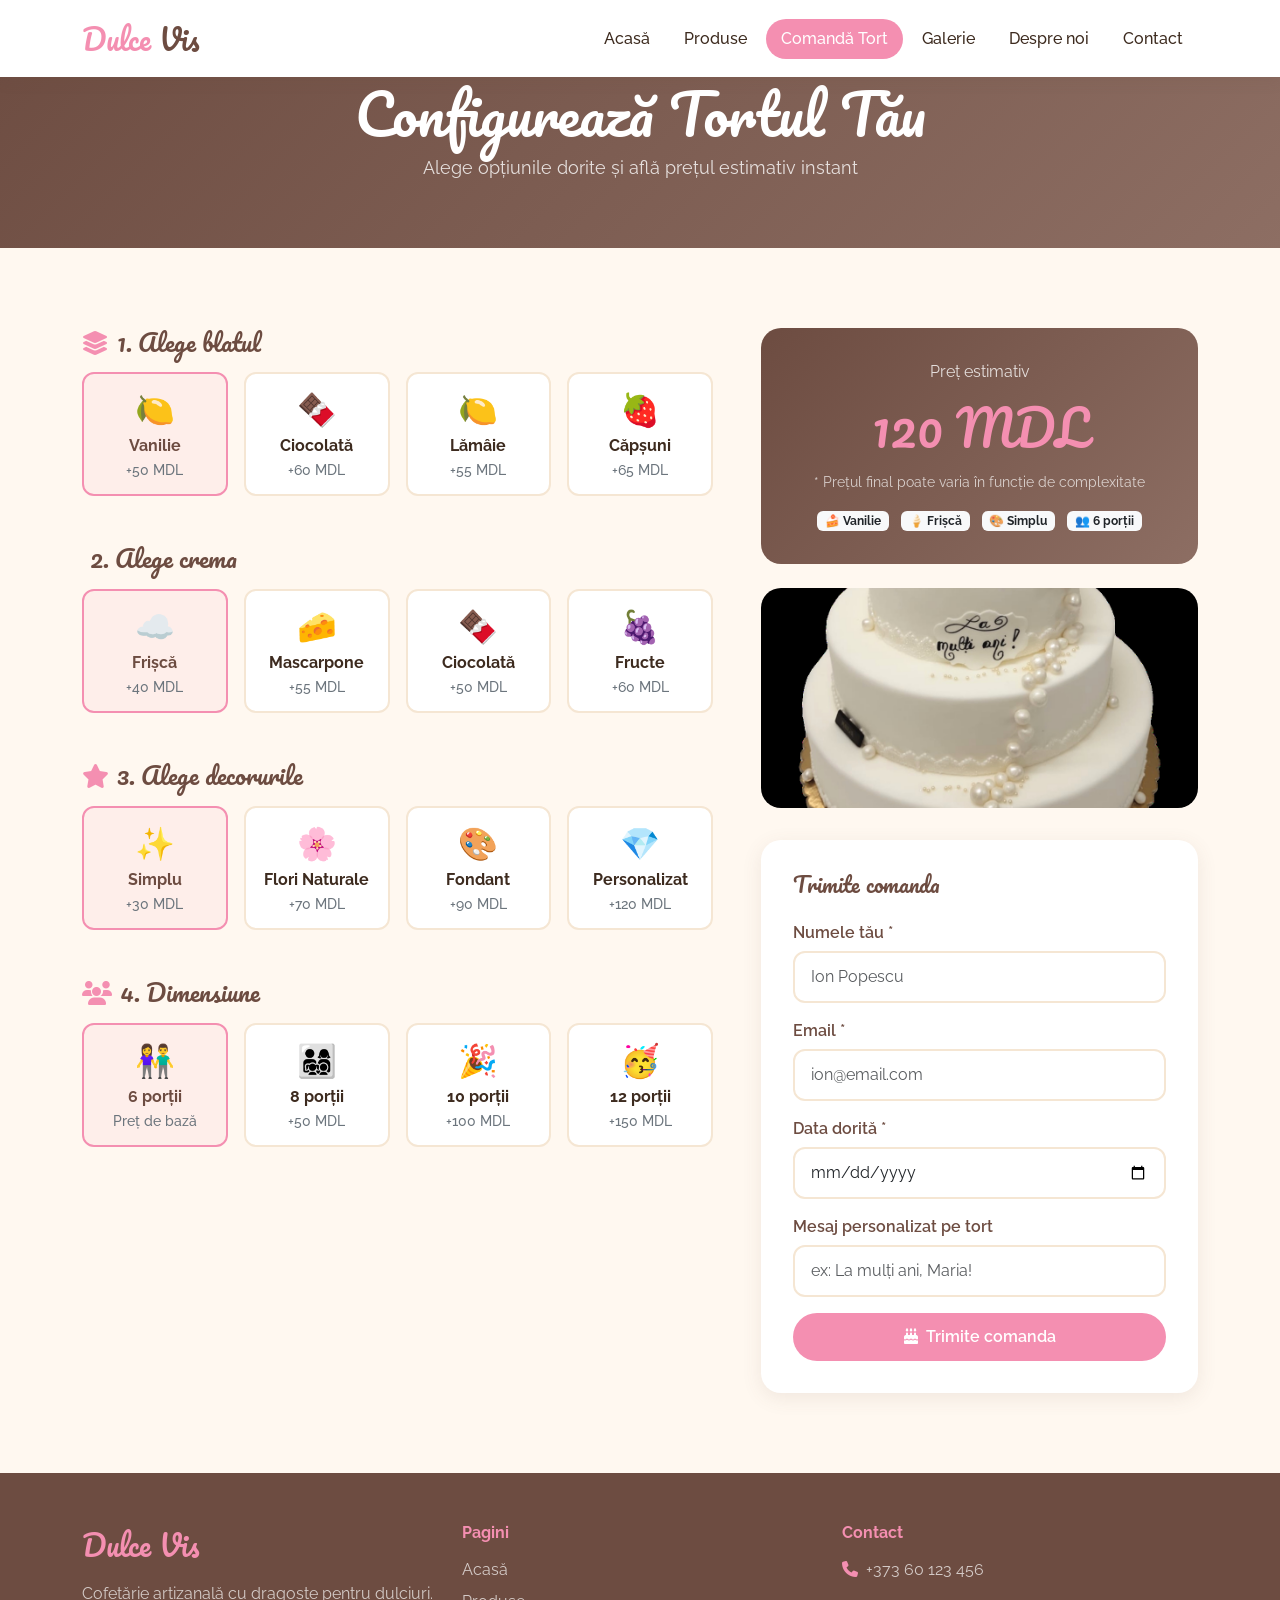
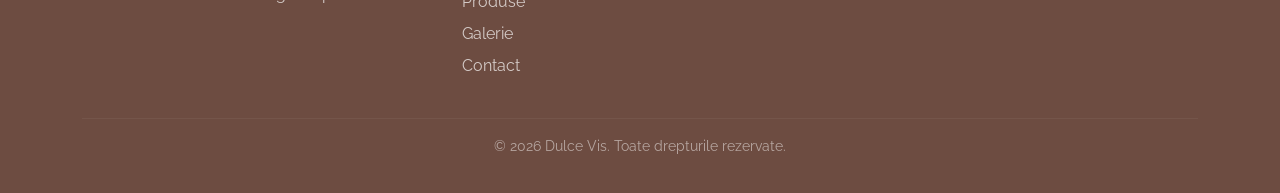
<file: custom-cake.html>
<!DOCTYPE html>
<html lang="ro">
<head>
  <meta charset="UTF-8">
  <meta name="viewport" content="width=device-width, initial-scale=1.0">
  <title>Comandă Tort Personalizat – Dulce Vis</title>
  <meta name="description" content="Configurează tortul tău personalizat la Dulce Vis. Alege blatul, crema, decorurile și calculează prețul estimativ instant.">
  <link href="https://cdn.jsdelivr.net/npm/bootstrap@5.3.0/dist/css/bootstrap.min.css" rel="stylesheet">
  <link href="https://cdnjs.cloudflare.com/ajax/libs/font-awesome/6.4.0/css/all.min.css" rel="stylesheet">
  <link href="css/style.css" rel="stylesheet">
</head>
<body>

<!-- NAVBAR -->
<nav class="navbar navbar-expand-lg fixed-top">
  <div class="container">
    <a class="navbar-brand" href="index.html">Dulce <span>Vis</span></a>
    <button class="navbar-toggler" type="button" data-bs-toggle="collapse" data-bs-target="#navMenu" aria-label="Meniu">
      <span class="navbar-toggler-icon"></span>
    </button>
    <div class="collapse navbar-collapse" id="navMenu">
      <ul class="navbar-nav ms-auto gap-1">
        <li class="nav-item"><a class="nav-link" href="index.html">Acasă</a></li>
        <li class="nav-item"><a class="nav-link" href="products.html">Produse</a></li>
        <li class="nav-item"><a class="nav-link" href="custom-cake.html">Comandă Tort</a></li>
        <li class="nav-item"><a class="nav-link" href="gallery.html">Galerie</a></li>
        <li class="nav-item"><a class="nav-link" href="about.html">Despre noi</a></li>
        <li class="nav-item"><a class="nav-link" href="contact.html">Contact</a></li>
      </ul>
    </div>
  </div>
</nav>

<!-- PAGE HEADER -->
<div class="page-header">
  <div class="container">
    <h1>Configurează Tortul Tău</h1>
    <p>Alege opțiunile dorite și află prețul estimativ instant</p>
  </div>
</div>

<!-- CONFIGURATOR -->
<section class="section">
  <div class="container">
    <div class="row g-5">

      <!-- STÂNGA: Opțiuni -->
      <div class="col-lg-7">

        <!-- Blat -->
        <div class="mb-5">
          <h2 style="font-family:'Pacifico',cursive; color:var(--maro); font-size:1.5rem; margin-bottom:1rem;">
            <i class="fas fa-layer-group me-2" style="color:var(--roz)"></i>1. Alege blatul
          </h2>
          <div class="row g-3">
            <div class="col-6 col-md-3">
              <div class="config-optiune selectat text-center" data-tip="blat" data-val="vanilie">
                <div style="font-size:2rem;">🍋</div>
                <strong>Vanilie</strong><br>
                <small style="color:var(--gri);">+50 MDL</small>
              </div>
            </div>
            <div class="col-6 col-md-3">
              <div class="config-optiune text-center" data-tip="blat" data-val="ciocolata">
                <div style="font-size:2rem;">🍫</div>
                <strong>Ciocolată</strong><br>
                <small style="color:var(--gri);">+60 MDL</small>
              </div>
            </div>
            <div class="col-6 col-md-3">
              <div class="config-optiune text-center" data-tip="blat" data-val="lamaie">
                <div style="font-size:2rem;">🍋</div>
                <strong>Lămâie</strong><br>
                <small style="color:var(--gri);">+55 MDL</small>
              </div>
            </div>
            <div class="col-6 col-md-3">
              <div class="config-optiune text-center" data-tip="blat" data-val="capsuni">
                <div style="font-size:2rem;">🍓</div>
                <strong>Căpșuni</strong><br>
                <small style="color:var(--gri);">+65 MDL</small>
              </div>
            </div>
          </div>
        </div>

        <!-- Cremă -->
        <div class="mb-5">
          <h2 style="font-family:'Pacifico',cursive; color:var(--maro); font-size:1.5rem; margin-bottom:1rem;">
            <i class="fas fa-swirl me-2" style="color:var(--roz)"></i>2. Alege crema
          </h2>
          <div class="row g-3">
            <div class="col-6 col-md-3">
              <div class="config-optiune selectat text-center" data-tip="crema" data-val="frisca">
                <div style="font-size:2rem;">☁️</div>
                <strong>Frișcă</strong><br>
                <small style="color:var(--gri);">+40 MDL</small>
              </div>
            </div>
            <div class="col-6 col-md-3">
              <div class="config-optiune text-center" data-tip="crema" data-val="mascarpone">
                <div style="font-size:2rem;">🧀</div>
                <strong>Mascarpone</strong><br>
                <small style="color:var(--gri);">+55 MDL</small>
              </div>
            </div>
            <div class="col-6 col-md-3">
              <div class="config-optiune text-center" data-tip="crema" data-val="ciocolata">
                <div style="font-size:2rem;">🍫</div>
                <strong>Ciocolată</strong><br>
                <small style="color:var(--gri);">+50 MDL</small>
              </div>
            </div>
            <div class="col-6 col-md-3">
              <div class="config-optiune text-center" data-tip="crema" data-val="fructe">
                <div style="font-size:2rem;">🍇</div>
                <strong>Fructe</strong><br>
                <small style="color:var(--gri);">+60 MDL</small>
              </div>
            </div>
          </div>
        </div>

        <!-- Decor -->
        <div class="mb-5">
          <h2 style="font-family:'Pacifico',cursive; color:var(--maro); font-size:1.5rem; margin-bottom:1rem;">
            <i class="fas fa-star me-2" style="color:var(--roz)"></i>3. Alege decorurile
          </h2>
          <div class="row g-3">
            <div class="col-6 col-md-3">
              <div class="config-optiune selectat text-center" data-tip="decor" data-val="simplu">
                <div style="font-size:2rem;">✨</div>
                <strong>Simplu</strong><br>
                <small style="color:var(--gri);">+30 MDL</small>
              </div>
            </div>
            <div class="col-6 col-md-3">
              <div class="config-optiune text-center" data-tip="decor" data-val="flori">
                <div style="font-size:2rem;">🌸</div>
                <strong>Flori Naturale</strong><br>
                <small style="color:var(--gri);">+70 MDL</small>
              </div>
            </div>
            <div class="col-6 col-md-3">
              <div class="config-optiune text-center" data-tip="decor" data-val="fondant">
                <div style="font-size:2rem;">🎨</div>
                <strong>Fondant</strong><br>
                <small style="color:var(--gri);">+90 MDL</small>
              </div>
            </div>
            <div class="col-6 col-md-3">
              <div class="config-optiune text-center" data-tip="decor" data-val="personalizat">
                <div style="font-size:2rem;">💎</div>
                <strong>Personalizat</strong><br>
                <small style="color:var(--gri);">+120 MDL</small>
              </div>
            </div>
          </div>
        </div>

        <!-- Dimensiune -->
        <div class="mb-5">
          <h2 style="font-family:'Pacifico',cursive; color:var(--maro); font-size:1.5rem; margin-bottom:1rem;">
            <i class="fas fa-users me-2" style="color:var(--roz)"></i>4. Dimensiune
          </h2>
          <div class="row g-3">
            <div class="col-6 col-md-3">
              <div class="config-optiune selectat text-center" data-tip="dimensiune" data-val="6">
                <div style="font-size:2rem;">👫</div>
                <strong>6 porții</strong><br>
                <small style="color:var(--gri);">Preț de bază</small>
              </div>
            </div>
            <div class="col-6 col-md-3">
              <div class="config-optiune text-center" data-tip="dimensiune" data-val="8">
                <div style="font-size:2rem;">👨‍👩‍👧‍👦</div>
                <strong>8 porții</strong><br>
                <small style="color:var(--gri);">+50 MDL</small>
              </div>
            </div>
            <div class="col-6 col-md-3">
              <div class="config-optiune text-center" data-tip="dimensiune" data-val="10">
                <div style="font-size:2rem;">🎉</div>
                <strong>10 porții</strong><br>
                <small style="color:var(--gri);">+100 MDL</small>
              </div>
            </div>
            <div class="col-6 col-md-3">
              <div class="config-optiune text-center" data-tip="dimensiune" data-val="12">
                <div style="font-size:2rem;">🥳</div>
                <strong>12 porții</strong><br>
                <small style="color:var(--gri);">+150 MDL</small>
              </div>
            </div>
          </div>
        </div>

      </div><!-- /col-lg-7 -->

      <!-- DREAPTA: Rezumat și formular -->
      <div class="col-lg-5">
        <div style="position: sticky; top: 90px;">

          <!-- Pret total -->
          <div class="pret-total-box mb-4">
            <p style="color:rgba(255,255,255,0.8); font-size:1rem; margin-bottom:0.5rem;">Preț estimativ</p>
            <div class="pret-total-num" id="pretTotal">120 MDL</div>
            <p style="color:rgba(255,255,255,0.7); font-size:0.85rem; margin-top:0.5rem;">* Prețul final poate varia în funcție de complexitate</p>
            <div id="rezumatSelectii" class="mt-3"></div>
          </div>

          <!-- Previzualizare -->
          <div style="border-radius:20px; overflow:hidden; margin-bottom:2rem;">
            <img src="./img/tort_nunta.jpg" 
                 alt="Previzualizare tort" 
                 style="width:100%; height:220px; object-fit:cover;">
          </div>

          <!-- Formular comandă -->
          <div style="background:var(--alb); border-radius:20px; padding:2rem; box-shadow:0 5px 20px rgba(109,76,65,0.1);">
            <h3 style="font-family:'Pacifico',cursive; color:var(--maro); font-size:1.3rem; margin-bottom:1.5rem;">Trimite comanda</h3>

            <div id="alertaSuccesTort" class="alerta-succes mb-3" role="alert">
              <i class="fas fa-check-circle me-2"></i>Comanda ta a fost trimisă! Te vom contacta în curând.
            </div>

            <form id="formTort" novalidate>
              <div class="mb-3">
                <label class="form-label" for="numeComandar">Numele tău *</label>
                <input type="text" class="form-control" id="numeComandar" placeholder="Ion Popescu" required>
                <div class="invalid-feedback">Introduceți un nume valid</div>
              </div>
              <div class="mb-3">
                <label class="form-label" for="emailComandar">Email *</label>
                <input type="email" class="form-control" id="emailComandar" placeholder="ion@email.com" required>
                <div class="invalid-feedback">Introduceți un email valid</div>
              </div>
              <div class="mb-3">
                <label class="form-label" for="dataComandar">Data dorită *</label>
                <input type="date" class="form-control" id="dataComandar" required>
                <div class="invalid-feedback">Selectați o dată validă</div>
              </div>
              <div class="mb-3">
                <label class="form-label" for="mesajComandar">Mesaj personalizat pe tort</label>
                <input type="text" class="form-control" id="mesajComandar" placeholder="ex: La mulți ani, Maria!">
              </div>
              <button type="submit" class="btn-roz w-100">
                <i class="fas fa-birthday-cake me-2"></i>Trimite comanda
              </button>
            </form>
          </div>

        </div>
      </div><!-- /col-lg-5 -->

    </div><!-- /row -->
  </div>
</section>

<!-- FOOTER -->
<footer>
  <div class="container">
    <div class="row g-4 mb-4">
      <div class="col-lg-4">
        <div class="footer-brand mb-3">Dulce Vis</div>
        <p style="color:rgba(255,255,255,0.7);">Cofetărie artizanală cu dragoste pentru dulciuri.</p>
      </div>
      <div class="col-sm-6 col-lg-4">
        <h6 style="font-weight:700; margin-bottom:1rem; color:var(--roz);">Pagini</h6>
        <ul style="list-style:none; padding:0;">
          <li class="mb-2"><a href="index.html">Acasă</a></li>
          <li class="mb-2"><a href="products.html">Produse</a></li>
          <li class="mb-2"><a href="gallery.html">Galerie</a></li>
          <li class="mb-2"><a href="contact.html">Contact</a></li>
        </ul>
      </div>
      <div class="col-sm-6 col-lg-4">
        <h6 style="font-weight:700; margin-bottom:1rem; color:var(--roz);">Contact</h6>
        <p style="color:rgba(255,255,255,0.7);">
          <i class="fas fa-phone me-2" style="color:var(--roz)"></i>+373 60 123 456
        </p>
      </div>
    </div>
    <hr style="border-color:rgba(255,255,255,0.2);">
    <p class="text-center" style="color:rgba(255,255,255,0.5); font-size:0.9rem;">© 2026 Dulce Vis. Toate drepturile rezervate.</p>
  </div>
</footer>

<button id="backToTop" aria-label="Înapoi sus"><i class="fas fa-chevron-up"></i></button>

<script src="https://cdn.jsdelivr.net/npm/bootstrap@5.3.0/dist/js/bootstrap.bundle.min.js" defer></script>
<script src="js/main.js" defer></script>
<script src="js/configurator.js" defer></script>
<script src="js/validation.js" defer></script>
</body>
</html>
</file>
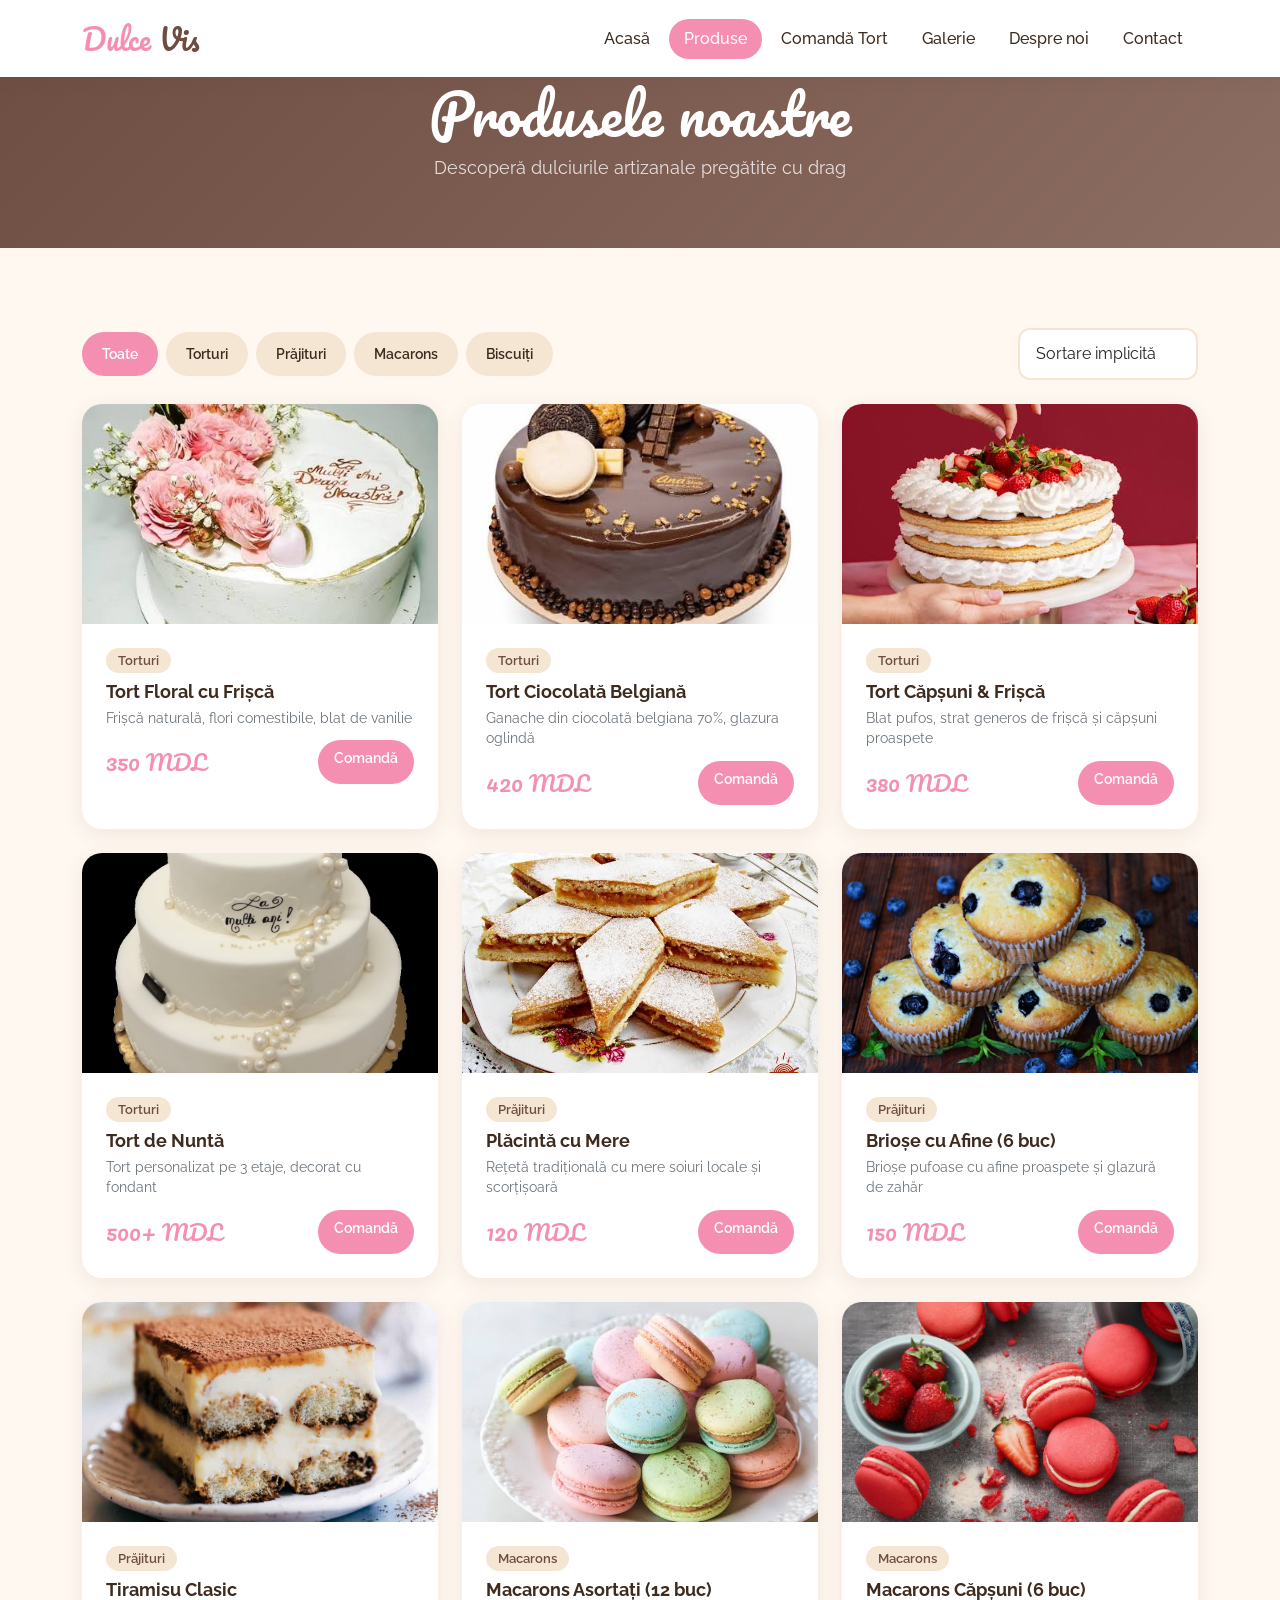
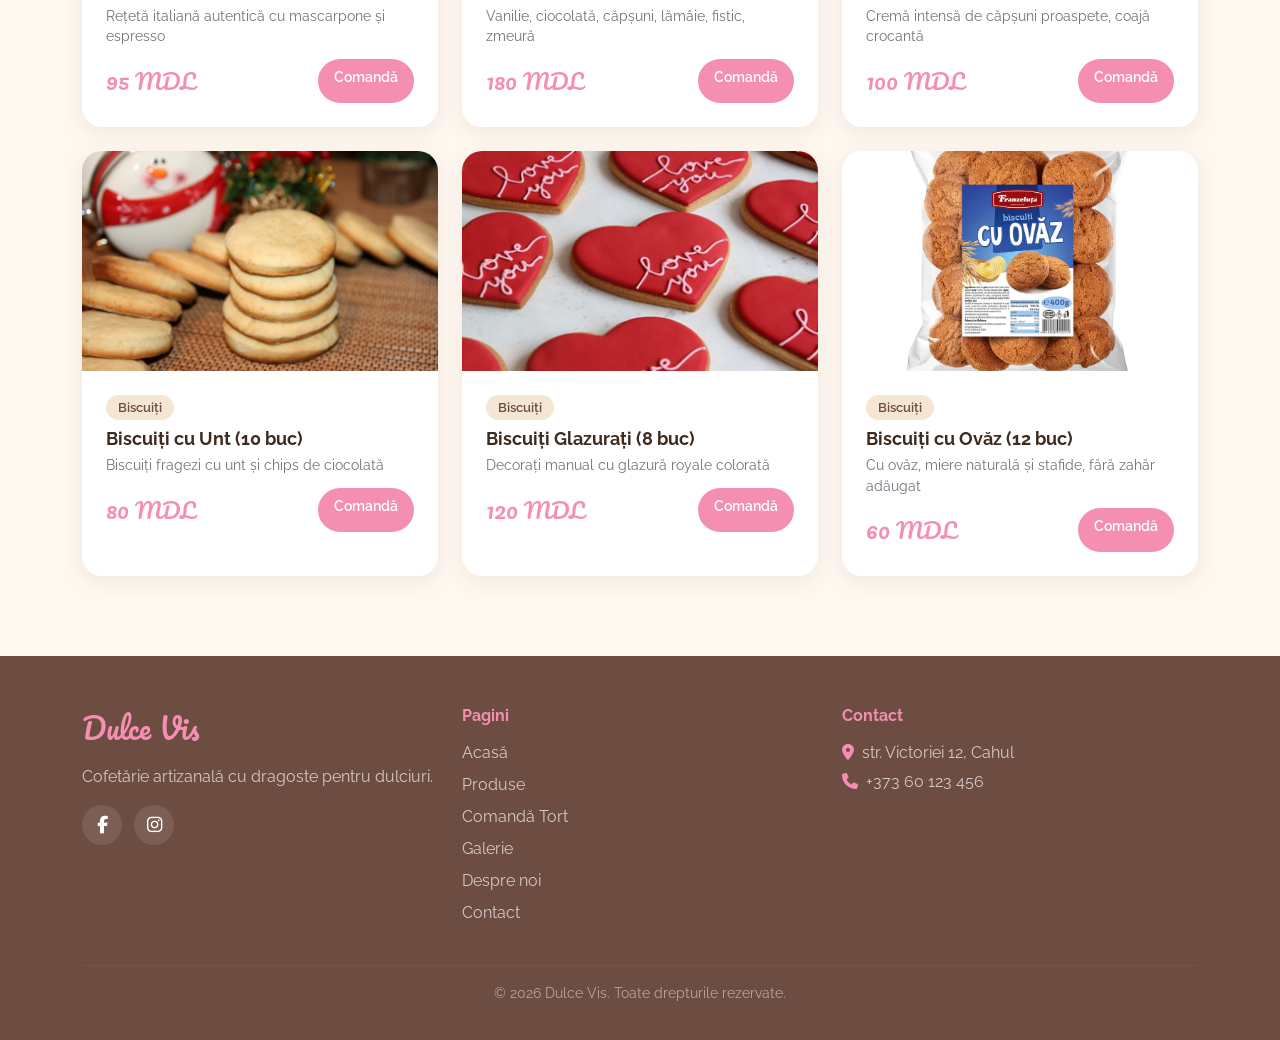
<file: products.html>
<!DOCTYPE html>
<html lang="ro">
<head>
  <meta charset="UTF-8">
  <meta name="viewport" content="width=device-width, initial-scale=1.0">
  <title>Produse – Dulce Vis Cofetărie</title>
  <meta name="description" content="Descoperă toată gama de produse Dulce Vis: torturi, prăjituri, macarons și biscuiți artizanali. Filtrează și comandă online.">
  <link href="https://cdn.jsdelivr.net/npm/bootstrap@5.3.0/dist/css/bootstrap.min.css" rel="stylesheet">
  <link href="https://cdnjs.cloudflare.com/ajax/libs/font-awesome/6.4.0/css/all.min.css" rel="stylesheet">
  <link href="css/style.css" rel="stylesheet">
</head>
<body>

<!-- NAVBAR -->
<nav class="navbar navbar-expand-lg fixed-top">
  <div class="container">
    <a class="navbar-brand" href="index.html">Dulce <span>Vis</span></a>
    <button class="navbar-toggler" type="button" data-bs-toggle="collapse" data-bs-target="#navMenu" aria-label="Meniu">
      <span class="navbar-toggler-icon"></span>
    </button>
    <div class="collapse navbar-collapse" id="navMenu">
      <ul class="navbar-nav ms-auto gap-1">
        <li class="nav-item"><a class="nav-link" href="index.html">Acasă</a></li>
        <li class="nav-item"><a class="nav-link" href="products.html">Produse</a></li>
        <li class="nav-item"><a class="nav-link" href="custom-cake.html">Comandă Tort</a></li>
        <li class="nav-item"><a class="nav-link" href="gallery.html">Galerie</a></li>
        <li class="nav-item"><a class="nav-link" href="about.html">Despre noi</a></li>
        <li class="nav-item"><a class="nav-link" href="contact.html">Contact</a></li>
      </ul>
    </div>
  </div>
</nav>

<!-- PAGE HEADER -->
<div class="page-header">
  <div class="container">
    <h1>Produsele noastre</h1>
    <p>Descoperă dulciurile artizanale pregătite cu drag</p>
  </div>
</div>

<!-- PRODUSE -->
<section class="section">
  <div class="container">

    <!-- Filtrare & Sortare -->
    <div class="d-flex flex-wrap align-items-center justify-content-between gap-3 mb-4">
      <div class="d-flex flex-wrap gap-2">
        <button class="filtru-btn activ" data-cat="toate">Toate</button>
        <button class="filtru-btn" data-cat="torturi">Torturi</button>
        <button class="filtru-btn" data-cat="prajituri">Prăjituri</button>
        <button class="filtru-btn" data-cat="macarons">Macarons</button>
        <button class="filtru-btn" data-cat="biscuiti">Biscuiți</button>
      </div>
      <div>
        <select id="sortare" class="form-select" style="min-width:180px;" aria-label="Sortează produse">
          <option value="default">Sortare implicită</option>
          <option value="pret-asc">Preț: Mic → Mare</option>
          <option value="pret-desc">Preț: Mare → Mic</option>
        </select>
      </div>
    </div>

    <!-- Grid produse -->
    <div class="row g-4" id="gridProduse">

      <!-- TORTURI -->
      <div class="col-sm-6 col-lg-4 produs-item" data-cat="torturi" data-pret="350">
        <div class="card-produs">
          <img src="./img/tort_cu_flori.jpg" alt="Tort cu flori naturale">
          <div class="card-body">
            <span class="categorie">Torturi</span>
            <h2 style="font-size:1.1rem; font-weight:700; margin-bottom:6px;">Tort Floral cu Frișcă</h2>
            <p style="color:var(--gri); font-size:0.85rem; margin-bottom:12px;">Frișcă naturală, flori comestibile, blat de vanilie</p>
            <div class="d-flex justify-content-between align-items-center">
              <span class="pret">350 MDL</span>
              <a href="custom-cake.html" class="btn-roz" style="padding:8px 16px; font-size:0.85rem;">Comandă</a>
            </div>
          </div>
        </div>
      </div>

      <div class="col-sm-6 col-lg-4 produs-item" data-cat="torturi" data-pret="420">
        <div class="card-produs">
          <img src="./img/ciocolata_neagra.jpg" alt="Tort ciocolata cu ganache">
          <div class="card-body">
            <span class="categorie">Torturi</span>
            <h2 style="font-size:1.1rem; font-weight:700; margin-bottom:6px;">Tort Ciocolată Belgiană</h2>
            <p style="color:var(--gri); font-size:0.85rem; margin-bottom:12px;">Ganache din ciocolată belgiana 70%, glazura oglindă</p>
            <div class="d-flex justify-content-between align-items-center">
              <span class="pret">420 MDL</span>
              <a href="custom-cake.html" class="btn-roz" style="padding:8px 16px; font-size:0.85rem;">Comandă</a>
            </div>
          </div>
        </div>
      </div>

      <div class="col-sm-6 col-lg-4 produs-item" data-cat="torturi" data-pret="380">
        <div class="card-produs">
          <img src="./img/capsuni_si_frisca.jpg" alt="Tort capsuni frisca">
          <div class="card-body">
            <span class="categorie">Torturi</span>
            <h2 style="font-size:1.1rem; font-weight:700; margin-bottom:6px;">Tort Căpșuni & Frișcă</h2>
            <p style="color:var(--gri); font-size:0.85rem; margin-bottom:12px;">Blat pufos, strat generos de frișcă și căpșuni proaspete</p>
            <div class="d-flex justify-content-between align-items-center">
              <span class="pret">380 MDL</span>
              <a href="custom-cake.html" class="btn-roz" style="padding:8px 16px; font-size:0.85rem;">Comandă</a>
            </div>
          </div>
        </div>
      </div>

      <div class="col-sm-6 col-lg-4 produs-item" data-cat="torturi" data-pret="500">
        <div class="card-produs">
          <img src="./img/tort_nunta.jpg" alt="Tort personalizat nunta">
          <div class="card-body">
            <span class="categorie">Torturi</span>
            <h2 style="font-size:1.1rem; font-weight:700; margin-bottom:6px;">Tort de Nuntă</h2>
            <p style="color:var(--gri); font-size:0.85rem; margin-bottom:12px;">Tort personalizat pe 3 etaje, decorat cu fondant</p>
            <div class="d-flex justify-content-between align-items-center">
              <span class="pret">500+ MDL</span>
              <a href="custom-cake.html" class="btn-roz" style="padding:8px 16px; font-size:0.85rem;">Comandă</a>
            </div>
          </div>
        </div>
      </div>

      <!-- PRĂJITURI -->
      <div class="col-sm-6 col-lg-4 produs-item" data-cat="prajituri" data-pret="120">
        <div class="card-produs">
          <img src="./img/placinta_cu_mere.jpg" alt="Plăcintă cu mere">
          <div class="card-body">
            <span class="categorie">Prăjituri</span>
            <h2 style="font-size:1.1rem; font-weight:700; margin-bottom:6px;">Plăcintă cu Mere</h2>
            <p style="color:var(--gri); font-size:0.85rem; margin-bottom:12px;">Rețetă tradițională cu mere soiuri locale și scorțișoară</p>
            <div class="d-flex justify-content-between align-items-center">
              <span class="pret">120 MDL</span>
              <a href="contact.html" class="btn-roz" style="padding:8px 16px; font-size:0.85rem;">Comandă</a>
            </div>
          </div>
        </div>
      </div>

      <div class="col-sm-6 col-lg-4 produs-item" data-cat="prajituri" data-pret="150">
        <div class="card-produs">
          <img src="./img/briose_afine.jpg" alt="Briose cu afine">
          <div class="card-body">
            <span class="categorie">Prăjituri</span>
            <h2 style="font-size:1.1rem; font-weight:700; margin-bottom:6px;">Brioșe cu Afine (6 buc)</h2>
            <p style="color:var(--gri); font-size:0.85rem; margin-bottom:12px;">Brioșe pufoase cu afine proaspete și glazură de zahăr</p>
            <div class="d-flex justify-content-between align-items-center">
              <span class="pret">150 MDL</span>
              <a href="contact.html" class="btn-roz" style="padding:8px 16px; font-size:0.85rem;">Comandă</a>
            </div>
          </div>
        </div>
      </div>

      <div class="col-sm-6 col-lg-4 produs-item" data-cat="prajituri" data-pret="95">
        <div class="card-produs">
          <img src="./img/tiramisu_classic.jpg" alt="Tiramisu clasic">
          <div class="card-body">
            <span class="categorie">Prăjituri</span>
            <h2 style="font-size:1.1rem; font-weight:700; margin-bottom:6px;">Tiramisu Clasic</h2>
            <p style="color:var(--gri); font-size:0.85rem; margin-bottom:12px;">Rețetă italiană autentică cu mascarpone și espresso</p>
            <div class="d-flex justify-content-between align-items-center">
              <span class="pret">95 MDL</span>
              <a href="contact.html" class="btn-roz" style="padding:8px 16px; font-size:0.85rem;">Comandă</a>
            </div>
          </div>
        </div>
      </div>

      <!-- MACARONS -->
      <div class="col-sm-6 col-lg-4 produs-item" data-cat="macarons" data-pret="180">
        <div class="card-produs">
          <img src="./img/macarons_asortati.jpg" alt="Macarons colorati asortati">
          <div class="card-body">
            <span class="categorie">Macarons</span>
            <h2 style="font-size:1.1rem; font-weight:700; margin-bottom:6px;">Macarons Asortați (12 buc)</h2>
            <p style="color:var(--gri); font-size:0.85rem; margin-bottom:12px;">Vanilie, ciocolată, căpșuni, lămâie, fistic, zmeură</p>
            <div class="d-flex justify-content-between align-items-center">
              <span class="pret">180 MDL</span>
              <a href="contact.html" class="btn-roz" style="padding:8px 16px; font-size:0.85rem;">Comandă</a>
            </div>
          </div>
        </div>
      </div>

      <div class="col-sm-6 col-lg-4 produs-item" data-cat="macarons" data-pret="100">
        <div class="card-produs">
          <img src="./img/macarons_capsuni.jpg" alt="Macarons capsuni">
          <div class="card-body">
            <span class="categorie">Macarons</span>
            <h2 style="font-size:1.1rem; font-weight:700; margin-bottom:6px;">Macarons Căpșuni (6 buc)</h2>
            <p style="color:var(--gri); font-size:0.85rem; margin-bottom:12px;">Cremă intensă de căpșuni proaspete, coajă crocantă</p>
            <div class="d-flex justify-content-between align-items-center">
              <span class="pret">100 MDL</span>
              <a href="contact.html" class="btn-roz" style="padding:8px 16px; font-size:0.85rem;">Comandă</a>
            </div>
          </div>
        </div>
      </div>

      <!-- BISCUIȚI -->
      <div class="col-sm-6 col-lg-4 produs-item" data-cat="biscuiti" data-pret="80">
        <div class="card-produs">
          <img src="./img/biscuiti_unt.jpg" alt="Biscuiti cu unt">
          <div class="card-body">
            <span class="categorie">Biscuiți</span>
            <h2 style="font-size:1.1rem; font-weight:700; margin-bottom:6px;">Biscuiți cu Unt (10 buc)</h2>
            <p style="color:var(--gri); font-size:0.85rem; margin-bottom:12px;">Biscuiți fragezi cu unt și chips de ciocolată</p>
            <div class="d-flex justify-content-between align-items-center">
              <span class="pret">80 MDL</span>
              <a href="contact.html" class="btn-roz" style="padding:8px 16px; font-size:0.85rem;">Comandă</a>
            </div>
          </div>
        </div>
      </div>

      <div class="col-sm-6 col-lg-4 produs-item" data-cat="biscuiti" data-pret="120">
        <div class="card-produs">
          <img src="./img/biscuiti_glazurati.jpg" alt="Biscuiti glazurati decorati">
          <div class="card-body">
            <span class="categorie">Biscuiți</span>
            <h2 style="font-size:1.1rem; font-weight:700; margin-bottom:6px;">Biscuiți Glazurați (8 buc)</h2>
            <p style="color:var(--gri); font-size:0.85rem; margin-bottom:12px;">Decorați manual cu glazură royale colorată</p>
            <div class="d-flex justify-content-between align-items-center">
              <span class="pret">120 MDL</span>
              <a href="contact.html" class="btn-roz" style="padding:8px 16px; font-size:0.85rem;">Comandă</a>
            </div>
          </div>
        </div>
      </div>

      <div class="col-sm-6 col-lg-4 produs-item" data-cat="biscuiti" data-pret="60">
        <div class="card-produs">
          <img src="./img/biscuiti_ovaz.jpg" alt="Biscuiti ovaz">
          <div class="card-body">
            <span class="categorie">Biscuiți</span>
            <h2 style="font-size:1.1rem; font-weight:700; margin-bottom:6px;">Biscuiți cu Ovăz (12 buc)</h2>
            <p style="color:var(--gri); font-size:0.85rem; margin-bottom:12px;">Cu ovăz, miere naturală și stafide, fără zahăr adăugat</p>
            <div class="d-flex justify-content-between align-items-center">
              <span class="pret">60 MDL</span>
              <a href="contact.html" class="btn-roz" style="padding:8px 16px; font-size:0.85rem;">Comandă</a>
            </div>
          </div>
        </div>
      </div>

    </div><!-- /row -->
  </div>
</section>

<!-- FOOTER -->
<footer>
  <div class="container">
    <div class="row g-4 mb-4">
      <div class="col-lg-4">
        <div class="footer-brand mb-3">Dulce Vis</div>
        <p style="color:rgba(255,255,255,0.7);">Cofetărie artizanală cu dragoste pentru dulciuri.</p>
        <div class="mt-3">
          <a href="#" class="social-icon" aria-label="Facebook"><i class="fab fa-facebook-f"></i></a>
          <a href="#" class="social-icon" aria-label="Instagram"><i class="fab fa-instagram"></i></a>
        </div>
      </div>
      <div class="col-sm-6 col-lg-4">
        <h6 style="font-weight:700; margin-bottom:1rem; color:var(--roz);">Pagini</h6>
        <ul style="list-style:none; padding:0;">
          <li class="mb-2"><a href="index.html">Acasă</a></li>
          <li class="mb-2"><a href="products.html">Produse</a></li>
          <li class="mb-2"><a href="custom-cake.html">Comandă Tort</a></li>
          <li class="mb-2"><a href="gallery.html">Galerie</a></li>
          <li class="mb-2"><a href="about.html">Despre noi</a></li>
          <li class="mb-2"><a href="contact.html">Contact</a></li>
        </ul>
      </div>
      <div class="col-sm-6 col-lg-4">
        <h6 style="font-weight:700; margin-bottom:1rem; color:var(--roz);">Contact</h6>
        <p style="color:rgba(255,255,255,0.7);">
          <i class="fas fa-map-marker-alt me-2" style="color:var(--roz)"></i>str. Victoriei 12, Cahul<br>
          <i class="fas fa-phone me-2 mt-2" style="color:var(--roz)"></i>+373 60 123 456
        </p>
      </div>
    </div>
    <hr style="border-color:rgba(255,255,255,0.2);">
    <p class="text-center" style="color:rgba(255,255,255,0.5); font-size:0.9rem;">© 2026 Dulce Vis. Toate drepturile rezervate.</p>
  </div>
</footer>

<button id="backToTop" aria-label="Înapoi sus"><i class="fas fa-chevron-up"></i></button>

<script src="https://cdn.jsdelivr.net/npm/bootstrap@5.3.0/dist/js/bootstrap.bundle.min.js" defer></script>
<script src="js/main.js" defer></script>
<script defer>
// Filtrare produse
document.querySelectorAll('.filtru-btn').forEach(btn => {
  btn.addEventListener('click', function() {
    const cat = this.dataset.cat;
    document.querySelectorAll('.filtru-btn').forEach(b => b.classList.remove('activ'));
    this.classList.add('activ');
    document.querySelectorAll('.produs-item').forEach(item => {
      item.style.display = (cat === 'toate' || item.dataset.cat === cat) ? 'block' : 'none';
    });
  });
});

// Sortare dupa pret
document.getElementById('sortare').addEventListener('change', function() {
  const grid = document.getElementById('gridProduse');
  const items = Array.from(grid.querySelectorAll('.produs-item'));
  items.sort((a, b) => {
    const pA = parseInt(a.dataset.pret), pB = parseInt(b.dataset.pret);
    if (this.value === 'pret-asc') return pA - pB;
    if (this.value === 'pret-desc') return pB - pA;
    return 0;
  });
  items.forEach(item => grid.appendChild(item));
});
</script>
</body>
</html>
</file>
<file: css/style.css>
/* ===== DULCE VIS - Stiluri principale ===== */
@import url('https://fonts.googleapis.com/css2?family=Pacifico&family=Raleway:wght@300;400;500;600;700&display=swap');

:root {
  --roz: #F48FB1;
  --roz-inchis: #e16fa0;
  --maro: #6D4C41;
  --crem: #FFF8F0;
  --crem-inchis: #F5E6D3;
  --text: #3D2B1F;
  --alb: #ffffff;
  --gri: #6c757d;
}

* { margin: 0; padding: 0; box-sizing: border-box; }

html { scroll-behavior: smooth; }

body {
  font-family: 'Raleway', sans-serif;
  background: var(--crem);
  color: var(--text);
  font-size: 16px;
}

/* ===== NAVBAR ===== */
.navbar {
  background: var(--alb) !important;
  box-shadow: 0 2px 15px rgba(109,76,65,0.15);
  padding: 12px 0;
}

.navbar-brand {
  font-family: 'Pacifico', cursive;
  font-size: 1.8rem;
  color: var(--roz) !important;
}

.navbar-brand span { color: var(--maro); }

.nav-link {
  font-weight: 500;
  color: var(--text) !important;
  padding: 8px 15px !important;
  border-radius: 20px;
  transition: all 0.3s;
}

.nav-link:hover, .nav-link.active {
  background: var(--roz);
  color: var(--alb) !important;
}

.navbar-toggler { border-color: var(--roz); }
.navbar-toggler-icon { background-image: url("data:image/svg+xml,%3csvg xmlns='http://www.w3.org/2000/svg' viewBox='0 0 30 30'%3e%3cpath stroke='%23F48FB1' stroke-linecap='round' stroke-miterlimit='10' stroke-width='2' d='M4 7h22M4 15h22M4 23h22'/%3e%3c/svg%3e"); }

/* ===== HERO ===== */
.hero {
  background: linear-gradient(135deg, var(--crem) 0%, var(--crem-inchis) 100%);
  min-height: 85vh;
  display: flex;
  align-items: center;
  position: relative;
  overflow: hidden;
}

.hero::before {
  content: '';
  position: absolute;
  top: -50%;
  right: -10%;
  width: 600px;
  height: 600px;
  background: radial-gradient(circle, rgba(244,143,177,0.2) 0%, transparent 70%);
  border-radius: 50%;
}

.hero-title {
  font-family: 'Pacifico', cursive;
  font-size: clamp(2.5rem, 6vw, 4.5rem);
  color: var(--maro);
  line-height: 1.2;
}

.hero-title span { color: var(--roz); }

.hero-subtitle {
  font-size: 1.2rem;
  color: var(--gri);
  margin: 1.5rem 0 2rem;
  font-weight: 400;
}

.hero-img {
  width: 100%;
  max-width: 500px;
  border-radius: 30% 70% 70% 30% / 30% 30% 70% 70%;
  box-shadow: 0 20px 60px rgba(109,76,65,0.2);
  object-fit: cover;
  height: 420px;
}

/* ===== BUTOANE ===== */
.btn-roz {
  background: var(--roz);
  color: var(--alb);
  border: none;
  padding: 12px 30px;
  border-radius: 30px;
  font-weight: 600;
  font-size: 1rem;
  transition: all 0.3s;
  display: inline-block;
  text-decoration: none;
  min-width: 44px;
  min-height: 44px;
}

.btn-roz:hover {
  background: var(--roz-inchis);
  color: var(--alb);
  transform: translateY(-2px);
  box-shadow: 0 8px 25px rgba(244,143,177,0.4);
}

.btn-maro {
  background: var(--maro);
  color: var(--alb);
  border: none;
  padding: 12px 30px;
  border-radius: 30px;
  font-weight: 600;
  transition: all 0.3s;
  display: inline-block;
  text-decoration: none;
  min-width: 44px;
  min-height: 44px;
}

.btn-maro:hover {
  background: #5D3F35;
  color: var(--alb);
  transform: translateY(-2px);
}

.btn-outline-roz {
  border: 2px solid var(--roz);
  color: var(--roz);
  background: transparent;
  padding: 10px 28px;
  border-radius: 30px;
  font-weight: 600;
  transition: all 0.3s;
  display: inline-block;
  text-decoration: none;
  min-width: 44px;
  min-height: 44px;
}

.btn-outline-roz:hover {
  background: var(--roz);
  color: var(--alb);
}

/* ===== SECTIUNI ===== */
.section { padding: 80px 0; }
.section-bg { background: var(--alb); }
.section-bg2 { background: var(--crem-inchis); }

.section-title {
  font-family: 'Pacifico', cursive;
  font-size: clamp(1.8rem, 4vw, 2.8rem);
  color: var(--maro);
  margin-bottom: 1rem;
}

.section-subtitle {
  color: var(--gri);
  font-size: 1.1rem;
  margin-bottom: 3rem;
}

.divider {
  width: 60px;
  height: 4px;
  background: var(--roz);
  border-radius: 2px;
  margin: 1rem auto 2rem;
}

/* ===== CARDURI PRODUSE ===== */
.card-produs {
  background: var(--alb);
  border-radius: 20px;
  overflow: hidden;
  box-shadow: 0 5px 20px rgba(109,76,65,0.1);
  transition: all 0.3s;
  height: 100%;
}

.card-produs:hover {
  transform: translateY(-8px);
  box-shadow: 0 15px 40px rgba(109,76,65,0.2);
}

.card-produs img {
  width: 100%;
  height: 220px;
  object-fit: cover;
}

.card-produs .card-body { padding: 1.5rem; }

.card-produs .pret {
  font-family: 'Pacifico', cursive;
  font-size: 1.4rem;
  color: var(--roz);
}

.card-produs .categorie {
  display: inline-block;
  background: var(--crem-inchis);
  color: var(--maro);
  padding: 3px 12px;
  border-radius: 20px;
  font-size: 0.8rem;
  font-weight: 600;
  margin-bottom: 8px;
}

/* ===== AVANTAJE ===== */
.avantaj-icon {
  width: 70px;
  height: 70px;
  background: linear-gradient(135deg, var(--roz), var(--roz-inchis));
  border-radius: 50%;
  display: flex;
  align-items: center;
  justify-content: center;
  font-size: 1.8rem;
  color: var(--alb);
  margin: 0 auto 1rem;
}

/* ===== TESTIMONIALE SLIDER ===== */
.slider-testimoniale { position: relative; overflow: hidden; }

.testimonial-card {
  background: var(--alb);
  border-radius: 20px;
  padding: 2rem;
  box-shadow: 0 5px 20px rgba(109,76,65,0.1);
  display: none;
}

.testimonial-card.activ { display: block; animation: fadeIn 0.5s ease; }

@keyframes fadeIn { from { opacity: 0; transform: translateY(10px); } to { opacity: 1; transform: translateY(0); } }

.testimonial-stars { color: #FFD700; font-size: 1.2rem; margin-bottom: 1rem; }

.testimonial-avatar {
  width: 50px;
  height: 50px;
  border-radius: 50%;
  background: var(--crem-inchis);
  display: flex;
  align-items: center;
  justify-content: center;
  font-size: 1.5rem;
  margin-right: 1rem;
}

.slider-dots { text-align: center; margin-top: 1.5rem; }

.dot {
  display: inline-block;
  width: 10px;
  height: 10px;
  border-radius: 50%;
  background: var(--crem-inchis);
  margin: 0 5px;
  cursor: pointer;
  transition: background 0.3s;
}

.dot.activ { background: var(--roz); }

/* ===== FOOTER ===== */
footer {
  background: var(--maro);
  color: var(--alb);
  padding: 50px 0 20px;
}

footer a { color: rgba(255,255,255,0.7); text-decoration: none; transition: color 0.3s; }
footer a:hover { color: var(--roz); }

.footer-brand {
  font-family: 'Pacifico', cursive;
  font-size: 1.8rem;
  color: var(--roz);
}

.social-icon {
  display: inline-flex;
  align-items: center;
  justify-content: center;
  width: 40px;
  height: 40px;
  border-radius: 50%;
  background: rgba(255,255,255,0.1);
  color: var(--alb);
  font-size: 1.1rem;
  margin-right: 8px;
  transition: all 0.3s;
  text-decoration: none;
}

.social-icon:hover { background: var(--roz); color: var(--alb); }

/* ===== BACK TO TOP ===== */
#backToTop {
  position: fixed;
  bottom: 30px;
  right: 30px;
  width: 50px;
  height: 50px;
  background: var(--roz);
  color: var(--alb);
  border: none;
  border-radius: 50%;
  font-size: 1.2rem;
  cursor: pointer;
  display: none;
  z-index: 1000;
  transition: all 0.3s;
  box-shadow: 0 5px 15px rgba(244,143,177,0.4);
}

#backToTop:hover { background: var(--roz-inchis); transform: translateY(-3px); }
#backToTop.vizibil { display: flex; align-items: center; justify-content: center; }

/* ===== FILTRU PRODUSE ===== */
.filtru-btn {
  background: var(--crem-inchis);
  color: var(--text);
  border: none;
  padding: 8px 20px;
  border-radius: 25px;
  font-weight: 600;
  cursor: pointer;
  transition: all 0.3s;
  font-family: 'Raleway', sans-serif;
  font-size: 0.9rem;
  min-height: 44px;
}

.filtru-btn:hover, .filtru-btn.activ {
  background: var(--roz);
  color: var(--alb);
}

/* ===== CONFIGURATOR TORT ===== */
.config-optiune {
  border: 2px solid var(--crem-inchis);
  border-radius: 12px;
  padding: 12px 18px;
  cursor: pointer;
  transition: all 0.3s;
  background: var(--alb);
  font-weight: 500;
}

.config-optiune:hover { border-color: var(--roz); }
.config-optiune.selectat { border-color: var(--roz); background: rgba(244,143,177,0.1); color: var(--maro); }

.pret-total-box {
  background: linear-gradient(135deg, var(--maro), #8D6E63);
  color: var(--alb);
  border-radius: 20px;
  padding: 2rem;
  text-align: center;
}

.pret-total-num {
  font-family: 'Pacifico', cursive;
  font-size: 3rem;
  color: var(--roz);
}

/* ===== GALERIE ===== */
.galerie-grid {
  columns: 3;
  column-gap: 15px;
}

.galerie-item {
  break-inside: avoid;
  margin-bottom: 15px;
  border-radius: 12px;
  overflow: hidden;
  cursor: pointer;
  position: relative;
}

.galerie-item img {
  width: 100%;
  display: block;
  transition: transform 0.3s;
}

.galerie-item:hover img { transform: scale(1.05); }

.galerie-overlay {
  position: absolute;
  inset: 0;
  background: rgba(109,76,65,0.5);
  display: flex;
  align-items: center;
  justify-content: center;
  opacity: 0;
  transition: opacity 0.3s;
}

.galerie-item:hover .galerie-overlay { opacity: 1; }

/* ===== LIGHTBOX ===== */
.lightbox {
  display: none;
  position: fixed;
  inset: 0;
  background: rgba(0,0,0,0.9);
  z-index: 9999;
  align-items: center;
  justify-content: center;
}

.lightbox.activ { display: flex; }
.lightbox img { max-width: 90vw; max-height: 90vh; border-radius: 8px; }
.lightbox-close {
  position: absolute;
  top: 20px;
  right: 30px;
  color: var(--alb);
  font-size: 2rem;
  cursor: pointer;
  background: none;
  border: none;
}

/* ===== COUNTER ANIMAT ===== */
.counter-box {
  text-align: center;
  padding: 2rem;
  background: var(--alb);
  border-radius: 20px;
  box-shadow: 0 5px 20px rgba(109,76,65,0.1);
}

.counter-num {
  font-family: 'Pacifico', cursive;
  font-size: 3rem;
  color: var(--roz);
  display: block;
}

/* ===== FORMULAR ===== */
.form-control, .form-select {
  border: 2px solid var(--crem-inchis);
  border-radius: 12px;
  padding: 12px 16px;
  font-family: 'Raleway', sans-serif;
  font-size: 1rem;
  transition: border-color 0.3s;
  background: var(--alb);
}

.form-control:focus, .form-select:focus {
  border-color: var(--roz);
  box-shadow: 0 0 0 3px rgba(244,143,177,0.2);
}

.form-control.is-invalid { border-color: #dc3545; }
.form-control.is-valid { border-color: #198754; }

.form-label { font-weight: 600; color: var(--maro); margin-bottom: 6px; }

/* ===== ECHIPA ===== */
.echipa-card {
  background: var(--alb);
  border-radius: 20px;
  padding: 2rem;
  text-align: center;
  box-shadow: 0 5px 20px rgba(109,76,65,0.1);
  transition: transform 0.3s;
}

.echipa-card:hover { transform: translateY(-5px); }

.echipa-avatar {
  width: 100px;
  height: 100px;
  border-radius: 50%;
  background: linear-gradient(135deg, var(--roz), var(--maro));
  display: flex;
  align-items: center;
  justify-content: center;
  font-size: 2.5rem;
  margin: 0 auto 1rem;
}

/* ===== PAS PROCES ===== */
.pas {
  display: flex;
  gap: 1.5rem;
  align-items: flex-start;
  margin-bottom: 2rem;
}

.pas-num {
  min-width: 50px;
  height: 50px;
  background: var(--roz);
  color: var(--alb);
  border-radius: 50%;
  display: flex;
  align-items: center;
  justify-content: center;
  font-family: 'Pacifico', cursive;
  font-size: 1.2rem;
  flex-shrink: 0;
}

/* ===== HARTA ===== */
.harta-container {
  border-radius: 20px;
  overflow: hidden;
  box-shadow: 0 5px 20px rgba(109,76,65,0.1);
  height: 350px;
}

.harta-container iframe { width: 100%; height: 100%; border: none; }

/* ===== PAGE HEADER ===== */
.page-header {
  background: linear-gradient(135deg, var(--maro), #8D6E63);
  color: var(--alb);
  padding: 80px 0 50px;
  text-align: center;
}

.page-header h1 {
  font-family: 'Pacifico', cursive;
  font-size: clamp(2rem, 5vw, 3.5rem);
  color: var(--alb);
}

.page-header p { color: rgba(255,255,255,0.8); font-size: 1.1rem; }

/* ===== ALERTE ===== */
.alerta-succes {
  background: rgba(25,135,84,0.1);
  border: 2px solid #198754;
  border-radius: 12px;
  padding: 1.5rem;
  color: #198754;
  font-weight: 600;
  text-align: center;
  display: none;
}

/* ===== RESPONSIVE ===== */
@media (max-width: 767px) {
  .hero { min-height: auto; padding: 100px 0 60px; }
  .hero-img { height: 280px; margin-top: 2rem; }
  .galerie-grid { columns: 2; }
  .section { padding: 50px 0; }
}

@media (min-width: 768px) and (max-width: 1199px) {
  .galerie-grid { columns: 2; }
}

@media (min-width: 1200px) {
  .galerie-grid { columns: 3; }
}
</file>
